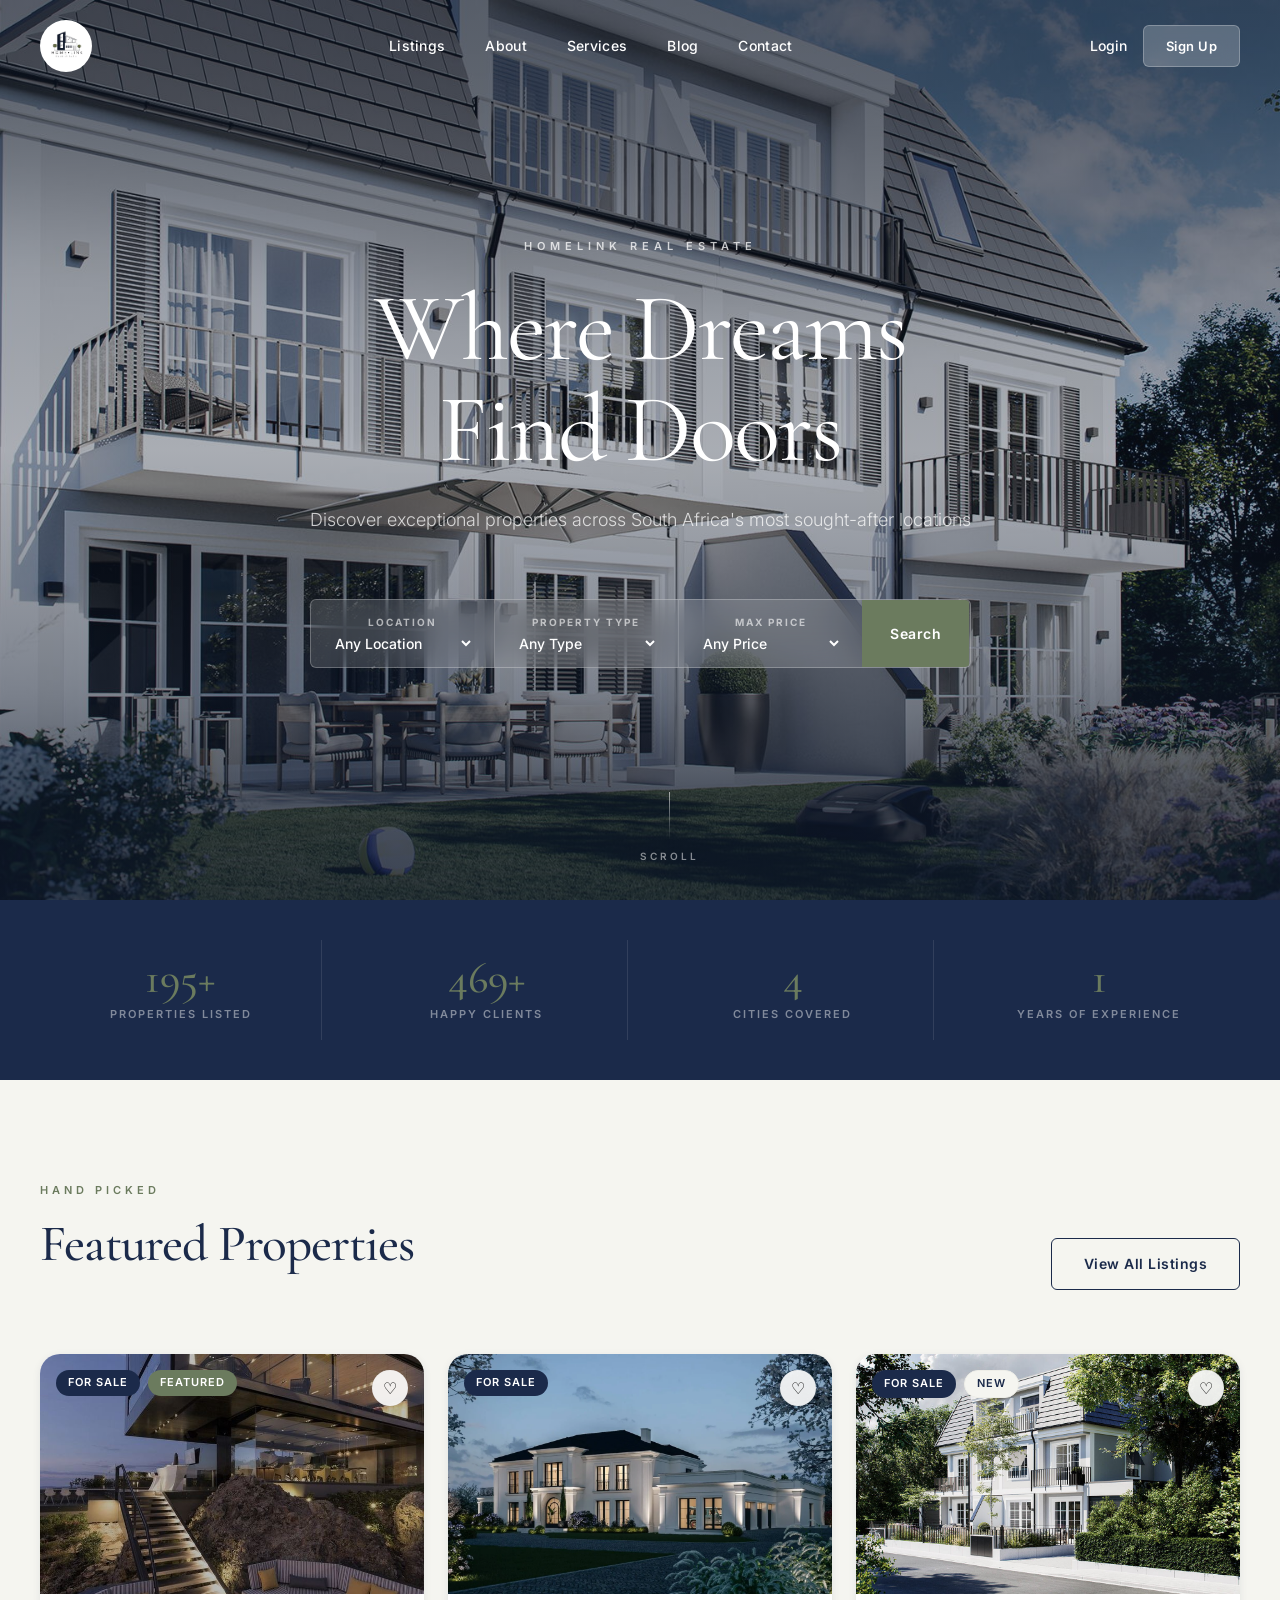
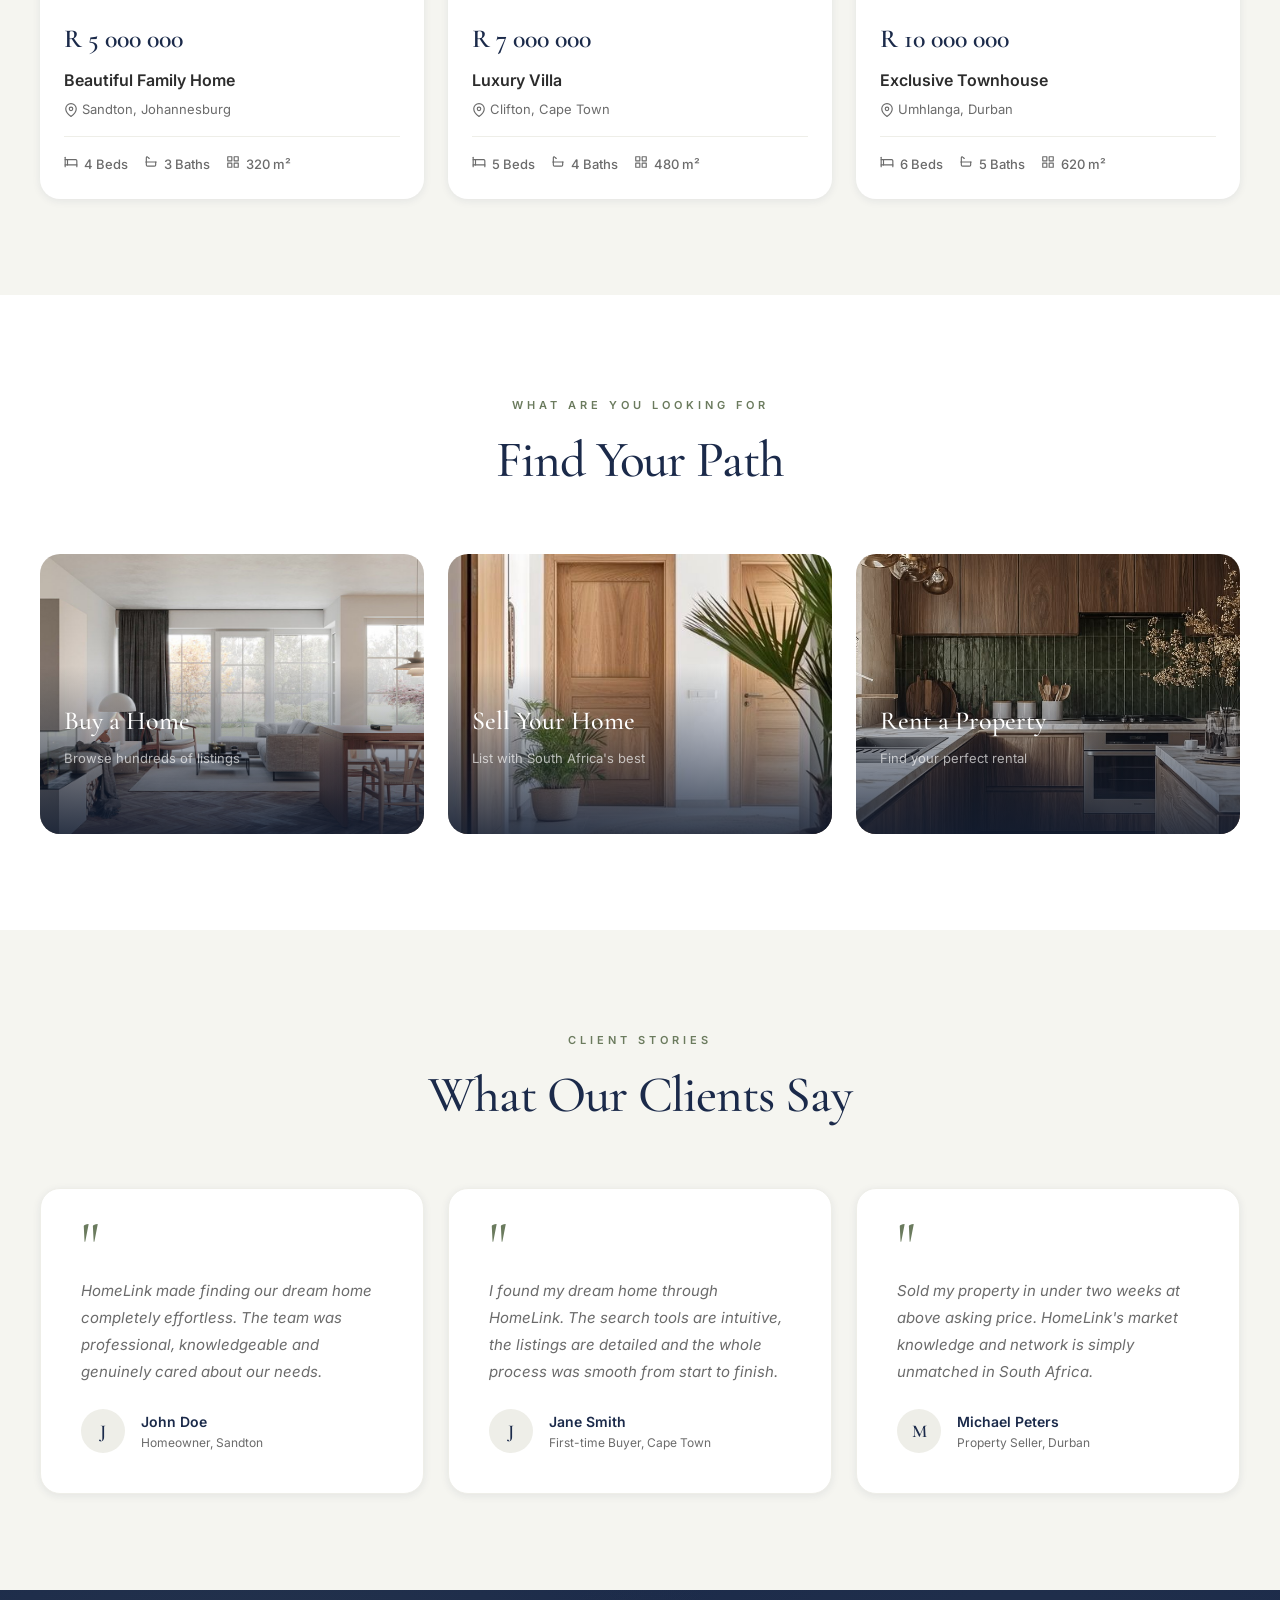
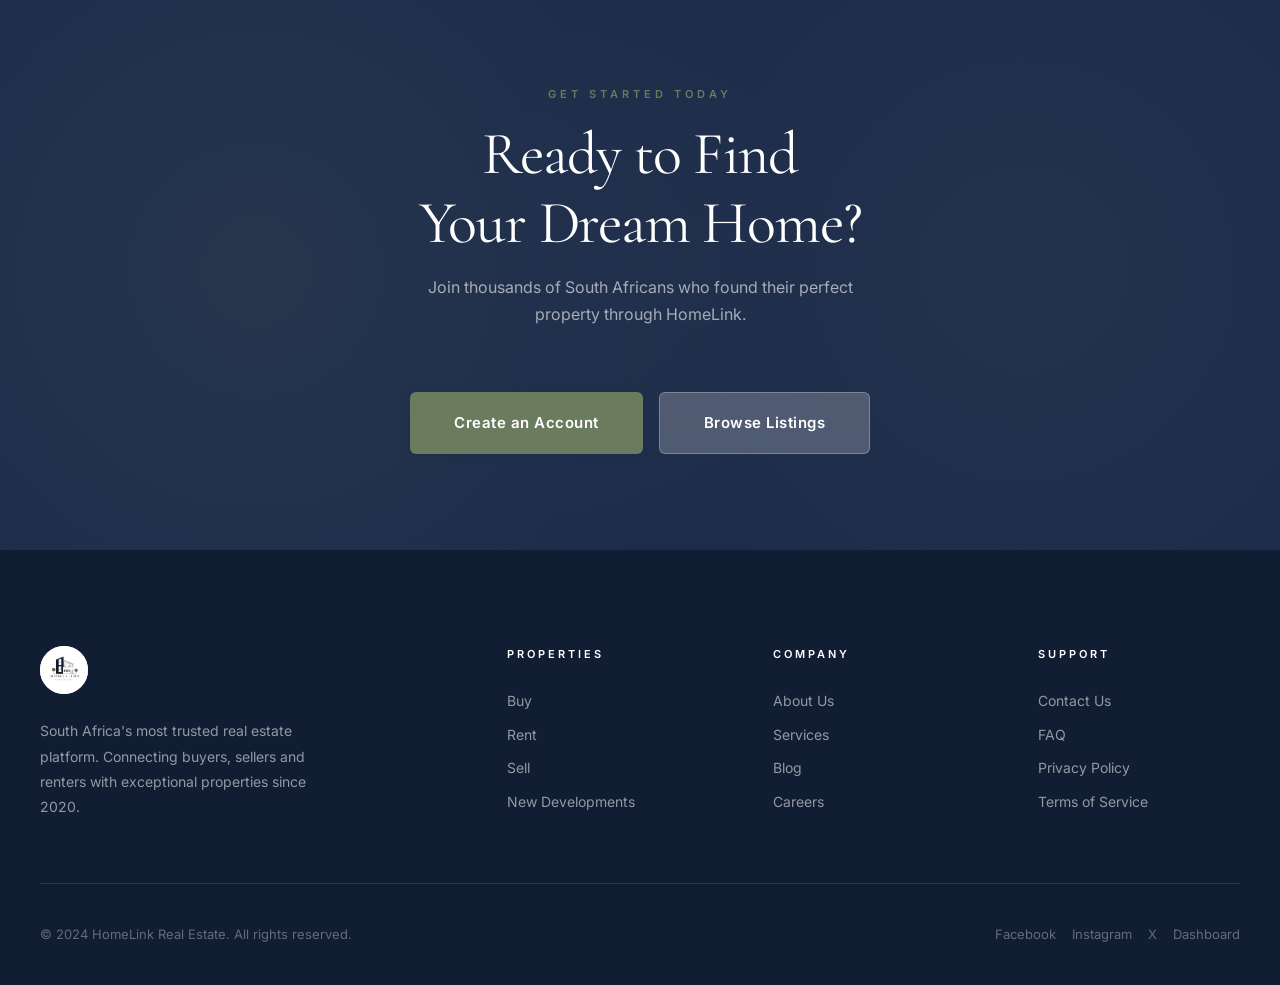
<file: HTML/index.html>
<!DOCTYPE html>
<html lang="en">

<head>
    <meta charset="UTF-8">
    <meta name="viewport" content="width=device-width, initial-scale=1.0">
    <title>HomeLink — Where Dreams Find Doors</title>
    <link rel="stylesheet" href="../CSS/global.css">
    <link rel="stylesheet" href="../CSS/home.css">
</head>

<body>

    <!-- Navbar -->
    <nav class="navbar" id="navbar">
        <div class="container">
            <div class="nav-logo">
                <img src="../images/HomeLinkLogo.jpg" alt="HomeLink Real Estate">
            </div>
            <ul class="nav-links">
                <li><a href="Properties.html">Listings</a></li>
                <li><a href="AboutUs.html">About</a></li>
                <li><a href="Services.html">Services</a></li>
                <li><a href="Blog.html">Blog</a></li>
                <li><a href="AboutUs.html#contact">Contact</a></li>
            </ul>
            <div class="nav-actions">
                <a href="Login.html" class="nav-login">Login</a>
                <a href="SignUp.html" class="btn btn-ghost btn-sm">Sign Up</a>
            </div>
        </div>
    </nav>


    <!-- Hero -->
    <section class="hero">
        <div class="hero-bg" id="heroBg"></div>
        <div class="hero-overlay"></div>

        <div class="hero-content">
            <span class="hero-label">HomeLink Real Estate</span>
            <h1 class="hero-title">Where Dreams<br/>Find Doors</h1>
            <p class="hero-subtitle">Discover exceptional properties across South Africa's most sought-after locations</p>

            <!-- Smart Search Bar -->
            <div class="hero-search">
                <div class="search-field">
                    <span class="search-field-label">Location</span>
                    <select>
                        <option value="">Any Location</option>
                        <option>Cape Town</option>
                        <option>Johannesburg</option>
                        <option>Pretoria</option>
                        <option>Durban</option>
                        <option>Sandton</option>
                        <option>Stellenbosch</option>
                    </select>
                </div>
                <div class="search-field">
                    <span class="search-field-label">Property Type</span>
                    <select>
                        <option value="">Any Type</option>
                        <option>House</option>
                        <option>Apartment</option>
                        <option>Villa</option>
                        <option>Townhouse</option>
                        <option>Estate</option>
                    </select>
                </div>
                <div class="search-field">
                    <span class="search-field-label">Max Price</span>
                    <select>
                        <option value="">Any Price</option>
                        <option>R 1 000 000</option>
                        <option>R 3 000 000</option>
                        <option>R 5 000 000</option>
                        <option>R 10 000 000</option>
                        <option>R 20 000 000+</option>
                    </select>
                </div>
                <button class="hero-search-btn" onclick="window.location.href='Properties.html'">
                    Search
                </button>
            </div>
        </div>

        <!-- Scroll indicator -->
        <div class="hero-scroll">
            <div class="scroll-line"></div>
            <span class="scroll-label">Scroll</span>
        </div>
    </section>


    <!-- Stats Bar-->
    <section class="stats-bar">
        <div class="container">
            <div class="stats-grid">
                <div class="stat-item reveal">
                    <div class="stat-number"><span id="statProperties">0</span><span>+</span></div>
                    <div class="stat-label">Properties Listed</div>
                </div>
                <div class="stat-item reveal reveal-delay-1">
                    <div class="stat-number"><span id="statClients">0</span><span>+</span></div>
                    <div class="stat-label">Happy Clients</div>
                </div>
                <div class="stat-item reveal reveal-delay-2">
                    <div class="stat-number"><span id="statCities">0</span><span></span></div>
                    <div class="stat-label">Cities Covered</div>
                </div>
                <div class="stat-item reveal reveal-delay-3">
                    <div class="stat-number"><span id="statYears">0</span><span></span></div>
                    <div class="stat-label">Years of Experience</div>
                </div>
            </div>
        </div>
    </section>


    <!-- Featured Properties -->
    <section class="featured">
        <div class="container">
            <div class="section-header reveal">
                <div>
                    <span class="section-label">Hand Picked</span>
                    <h2 class="section-title">Featured Properties</h2>
                </div>
                <a href="Properties.html" class="btn btn-outline">View All Listings</a>
            </div>

            <div class="properties-grid">

                <!-- Property 1 -->
                <div class="property-card reveal reveal-delay-1">
                    <div class="property-card-img">
                        <img src="../images/Exotic_home1_exterior.jpg" alt="Beautiful Family Home">
                        <div class="property-card-badges">
                            <span class="badge badge-navy">For Sale</span>
                            <span class="badge badge-olive">Featured</span>
                        </div>
                        <button class="property-card-save" title="Save property">♡</button>
                    </div>
                    <div class="property-card-body">
                        <div class="property-price">R 5 000 000</div>
                        <div class="property-name">Beautiful Family Home</div>
                        <div class="property-location"><svg xmlns="http://www.w3.org/2000/svg" width="14" height="14" viewBox="0 0 24 24" fill="none" stroke="currentColor" stroke-width="2" stroke-linecap="round" stroke-linejoin="round"><path d="M21 10c0 7-9 13-9 13s-9-6-9-13a9 9 0 0 1 18 0z"/><circle cx="12" cy="10" r="3"/></svg> Sandton, Johannesburg</div>
                        <div class="property-features">
                            <div class="property-feature">
                                <span class="property-feature-icon"><svg xmlns="http://www.w3.org/2000/svg" width="14" height="14" viewBox="0 0 24 24" fill="none" stroke="currentColor" stroke-width="2" stroke-linecap="round" stroke-linejoin="round"><path d="M2 4v16"/><path d="M2 8h18a2 2 0 0 1 2 2v10"/><path d="M2 17h20"/><path d="M6 8v9"/></svg></span>
                                <span>4 Beds</span>
                            </div>
                            <div class="property-feature">
                                <span class="property-feature-icon"><svg xmlns="http://www.w3.org/2000/svg" width="14" height="14" viewBox="0 0 24 24" fill="none" stroke="currentColor" stroke-width="2" stroke-linecap="round" stroke-linejoin="round"><path d="M9 6 6.5 3.5a1.5 1.5 0 0 0-1-.5C4.683 3 4 3.683 4 4.5V17a2 2 0 0 0 2 2h12a2 2 0 0 0 2-2v-5"/><line x1="3" y1="12" x2="21" y2="12"/></svg></span>
                                <span>3 Baths</span>
                            </div>
                            <div class="property-feature">
                                <span class="property-feature-icon"><svg xmlns="http://www.w3.org/2000/svg" width="14" height="14" viewBox="0 0 24 24" fill="none" stroke="currentColor" stroke-width="2" stroke-linecap="round" stroke-linejoin="round"><path d="M3 3h7v7H3zM14 3h7v7h-7zM14 14h7v7h-7zM3 14h7v7H3z"/></svg></span>
                                <span>320 m²</span>
                            </div>
                        </div>
                    </div>
                </div>

                <!-- Property 2 -->
                <div class="property-card reveal reveal-delay-2">
                    <div class="property-card-img">
                        <img src="../images/villa1.jpg" alt="Luxury Villa">
                        <div class="property-card-badges">
                            <span class="badge badge-navy">For Sale</span>
                        </div>
                        <button class="property-card-save" title="Save property">♡</button>
                    </div>
                    <div class="property-card-body">
                        <div class="property-price">R 7 000 000</div>
                        <div class="property-name">Luxury Villa</div>
                        <div class="property-location"><svg xmlns="http://www.w3.org/2000/svg" width="14" height="14" viewBox="0 0 24 24" fill="none" stroke="currentColor" stroke-width="2" stroke-linecap="round" stroke-linejoin="round"><path d="M21 10c0 7-9 13-9 13s-9-6-9-13a9 9 0 0 1 18 0z"/><circle cx="12" cy="10" r="3"/></svg> Clifton, Cape Town</div>
                        <div class="property-features">
                            <div class="property-feature">
                                <span class="property-feature-icon"><svg xmlns="http://www.w3.org/2000/svg" width="14" height="14" viewBox="0 0 24 24" fill="none" stroke="currentColor" stroke-width="2" stroke-linecap="round" stroke-linejoin="round"><path d="M2 4v16"/><path d="M2 8h18a2 2 0 0 1 2 2v10"/><path d="M2 17h20"/><path d="M6 8v9"/></svg></span>
                                <span>5 Beds</span>
                            </div>
                            <div class="property-feature">
                                <span class="property-feature-icon"><svg xmlns="http://www.w3.org/2000/svg" width="14" height="14" viewBox="0 0 24 24" fill="none" stroke="currentColor" stroke-width="2" stroke-linecap="round" stroke-linejoin="round"><path d="M9 6 6.5 3.5a1.5 1.5 0 0 0-1-.5C4.683 3 4 3.683 4 4.5V17a2 2 0 0 0 2 2h12a2 2 0 0 0 2-2v-5"/><line x1="3" y1="12" x2="21" y2="12"/></svg></span>
                                <span>4 Baths</span>
                            </div>
                            <div class="property-feature">
                                <span class="property-feature-icon"><svg xmlns="http://www.w3.org/2000/svg" width="14" height="14" viewBox="0 0 24 24" fill="none" stroke="currentColor" stroke-width="2" stroke-linecap="round" stroke-linejoin="round"><path d="M3 3h7v7H3zM14 3h7v7h-7zM14 14h7v7h-7zM3 14h7v7H3z"/></svg></span>
                                <span>480 m²</span>
                            </div>
                        </div>
                    </div>
                </div>

                <!-- Property 3 -->
                <div class="property-card reveal reveal-delay-3">
                    <div class="property-card-img">
                        <img src="../images/5_Ruebe-4a05524d.jpg" alt="Exclusive Townhouse">
                        <div class="property-card-badges">
                            <span class="badge badge-navy">For Sale</span>
                            <span class="badge badge-frost">New</span>
                        </div>
                        <button class="property-card-save" title="Save property">♡</button>
                    </div>
                    <div class="property-card-body">
                        <div class="property-price">R 10 000 000</div>
                        <div class="property-name">Exclusive Townhouse</div>
                        <div class="property-location"><svg xmlns="http://www.w3.org/2000/svg" width="14" height="14" viewBox="0 0 24 24" fill="none" stroke="currentColor" stroke-width="2" stroke-linecap="round" stroke-linejoin="round"><path d="M21 10c0 7-9 13-9 13s-9-6-9-13a9 9 0 0 1 18 0z"/><circle cx="12" cy="10" r="3"/></svg> Umhlanga, Durban</div>
                        <div class="property-features">
                            <div class="property-feature">
                                <span class="property-feature-icon"><svg xmlns="http://www.w3.org/2000/svg" width="14" height="14" viewBox="0 0 24 24" fill="none" stroke="currentColor" stroke-width="2" stroke-linecap="round" stroke-linejoin="round"><path d="M2 4v16"/><path d="M2 8h18a2 2 0 0 1 2 2v10"/><path d="M2 17h20"/><path d="M6 8v9"/></svg></span>
                                <span>6 Beds</span>
                            </div>
                            <div class="property-feature">
                                <span class="property-feature-icon"><svg xmlns="http://www.w3.org/2000/svg" width="14" height="14" viewBox="0 0 24 24" fill="none" stroke="currentColor" stroke-width="2" stroke-linecap="round" stroke-linejoin="round"><path d="M9 6 6.5 3.5a1.5 1.5 0 0 0-1-.5C4.683 3 4 3.683 4 4.5V17a2 2 0 0 0 2 2h12a2 2 0 0 0 2-2v-5"/><line x1="3" y1="12" x2="21" y2="12"/></svg></span>
                                <span>5 Baths</span>
                            </div>
                            <div class="property-feature">
                                <span class="property-feature-icon"><svg xmlns="http://www.w3.org/2000/svg" width="14" height="14" viewBox="0 0 24 24" fill="none" stroke="currentColor" stroke-width="2" stroke-linecap="round" stroke-linejoin="round"><path d="M3 3h7v7H3zM14 3h7v7h-7zM14 14h7v7h-7zM3 14h7v7H3z"/></svg></span>
                                <span>620 m²</span>
                            </div>
                        </div>
                    </div>
                </div>

            </div>
        </div>
    </section>


    <!-- Quick Links -->
    <section class="quick-links">
        <div class="container">
            <div class="reveal text-center" style="margin-bottom: var(--space-2xl);">
                <span class="section-label">What Are You Looking For</span>
                <h2 class="section-title">Find Your Path</h2>
            </div>

            <div class="quick-links-grid">
                <a href="Properties.html" class="quick-link-card reveal reveal-delay-1">
                    <div class="quick-link-card-bg" style="background-image: url('../images/6_Echelsbacher-a674940f.jpg')"></div>
                    <div class="quick-link-card-overlay"></div>
                    <div class="quick-link-card-content">
                        <div class="quick-link-card-title">Buy a Home</div>
                        <div class="quick-link-card-sub">Browse hundreds of listings</div>
                        <div class="quick-link-arrow">Explore →</div>
                    </div>
                </a>
                <a href="listings.html" class="quick-link-card reveal reveal-delay-2">
                    <div class="quick-link-card-bg" style="background-image: url('../images/display_hallway.jfif')"></div>
                    <div class="quick-link-card-overlay"></div>
                    <div class="quick-link-card-content">
                        <div class="quick-link-card-title">Sell Your Home</div>
                        <div class="quick-link-card-sub">List with South Africa's best</div>
                        <div class="quick-link-arrow">Get Started →</div>
                    </div>
                </a>
                <a href="Rentals.html" class="quick-link-card reveal reveal-delay-3">
                    <div class="quick-link-card-bg" style="background-image: url('../images/display_kitchen.jfif')"></div>
                    <div class="quick-link-card-overlay"></div>
                    <div class="quick-link-card-content">
                        <div class="quick-link-card-title">Rent a Property</div>
                        <div class="quick-link-card-sub">Find your perfect rental</div>
                        <div class="quick-link-arrow">View Rentals →</div>
                    </div>
                </a>
            </div>
        </div>
    </section>


    <!--Testimonials-->
    <section class="testimonials">
        <div class="container">
            <div class="reveal text-center" style="margin-bottom: var(--space-2xl);">
                <span class="section-label">Client Stories</span>
                <h2 class="section-title">What Our Clients Say</h2>
            </div>

            <div class="testimonials-grid">

                <div class="testimonial-card reveal reveal-delay-1">
                    <div class="testimonial-quote">"</div>
                    <p class="testimonial-text">HomeLink made finding our dream home completely effortless. The team was professional, knowledgeable and genuinely cared about our needs.</p>
                    <div class="testimonial-author">
                        <div class="testimonial-avatar">J</div>
                        <div>
                            <div class="testimonial-name">John Doe</div>
                            <div class="testimonial-role">Homeowner, Sandton</div>
                        </div>
                    </div>
                </div>

                <div class="testimonial-card reveal reveal-delay-2">
                    <div class="testimonial-quote">"</div>
                    <p class="testimonial-text">I found my dream home through HomeLink. The search tools are intuitive, the listings are detailed and the whole process was smooth from start to finish.</p>
                    <div class="testimonial-author">
                        <div class="testimonial-avatar">J</div>
                        <div>
                            <div class="testimonial-name">Jane Smith</div>
                            <div class="testimonial-role">First-time Buyer, Cape Town</div>
                        </div>
                    </div>
                </div>

                <div class="testimonial-card reveal reveal-delay-3">
                    <div class="testimonial-quote">"</div>
                    <p class="testimonial-text">Sold my property in under two weeks at above asking price. HomeLink's market knowledge and network is simply unmatched in South Africa.</p>
                    <div class="testimonial-author">
                        <div class="testimonial-avatar">M</div>
                        <div>
                            <div class="testimonial-name">Michael Peters</div>
                            <div class="testimonial-role">Property Seller, Durban</div>
                        </div>
                    </div>
                </div>

            </div>
        </div>
    </section>


    <!-- CTA-->
    <section class="cta-section">
        <div class="container reveal">
            <span class="cta-label">Get Started Today</span>
            <h2 class="cta-title">Ready to Find<br/>Your Dream Home?</h2>
            <p class="cta-subtitle">Join thousands of South Africans who found their perfect property through HomeLink.</p>
            <div class="cta-actions">
                <a href="SignUp.html" class="btn btn-secondary btn-lg">Create an Account</a>
                <a href="Properties.html" class="btn btn-ghost btn-lg">Browse Listings</a>
            </div>
        </div>
    </section>


    <!-- Footer -->
    <footer class="footer">
        <div class="container">
            <div class="footer-grid">
                <div class="footer-brand">
                    <img src="../images/HomeLinkLogo.jpg" alt="HomeLink">
                    <p>South Africa's most trusted real estate platform. Connecting buyers, sellers and renters with exceptional properties since 2020.</p>
                </div>
                <div>
                    <div class="footer-heading">Properties</div>
                    <ul class="footer-links">
                        <li><a href="Properties.html">Buy</a></li>
                        <li><a href="Rentals.html">Rent</a></li>
                        <li><a href="listings.html">Sell</a></li>
                        <li><a href="#">New Developments</a></li>
                    </ul>
                </div>
                <div>
                    <div class="footer-heading">Company</div>
                    <ul class="footer-links">
                        <li><a href="AboutUs.html">About Us</a></li>
                        <li><a href="Services.html">Services</a></li>
                        <li><a href="Blog.html">Blog</a></li>
                        <li><a href="#">Careers</a></li>
                    </ul>
                </div>
                <div>
                    <div class="footer-heading">Support</div>
                    <ul class="footer-links">
                        <li><a href="AboutUs.html#contact">Contact Us</a></li>
                        <li><a href="Services.html#FAQ">FAQ</a></li>
                        <li><a href="#">Privacy Policy</a></li>
                        <li><a href="#">Terms of Service</a></li>
                    </ul>
                </div>
            </div>
            <div class="footer-bottom">
                <span>© 2024 HomeLink Real Estate. All rights reserved.</span>
                <div class="footer-social">
                    <a href="https://www.facebook.com">Facebook</a>
                    <a href="https://www.instagram.com">Instagram</a>
                    <a href="https://www.x.com">X</a>
                    <a href="dashboard.html">Dashboard</a>
                </div>
            </div>
        </div>
    </footer>


    <script src="../JS/home.js"></script>
</body>
</html>
</file>
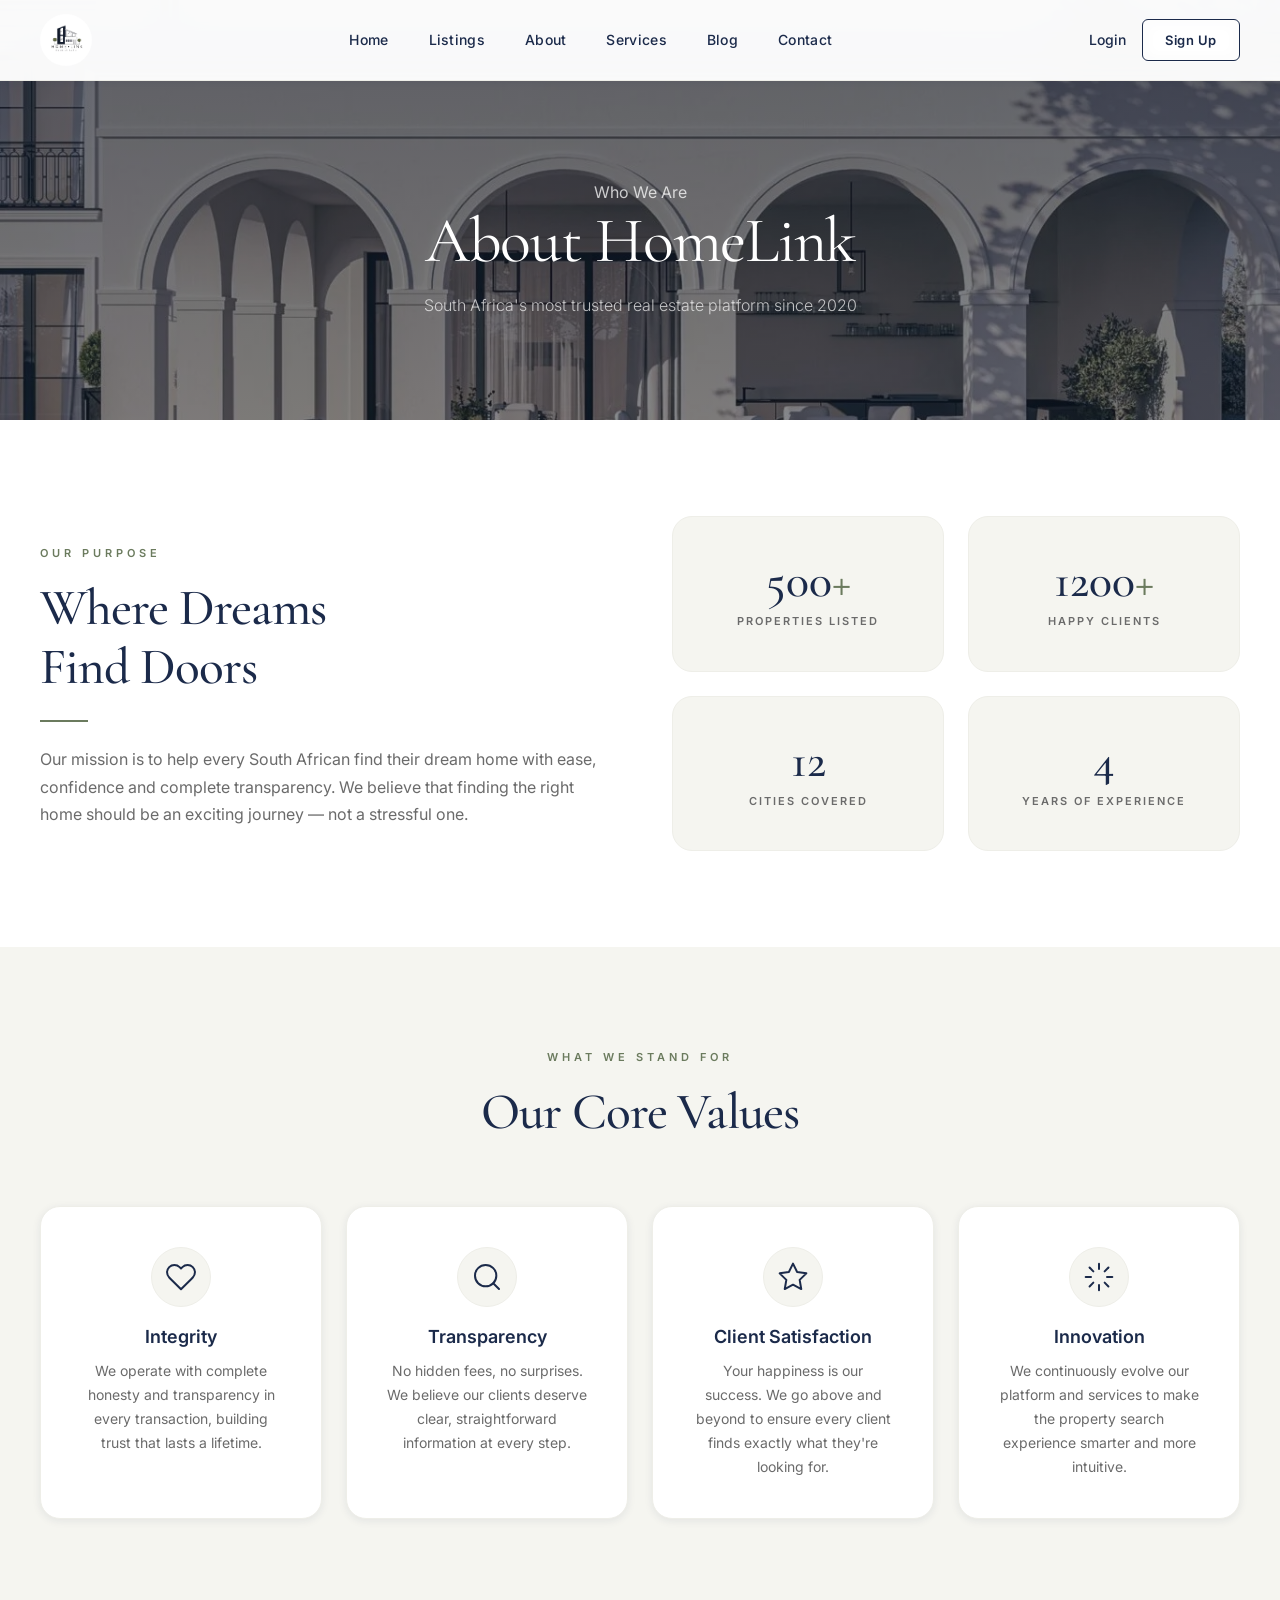
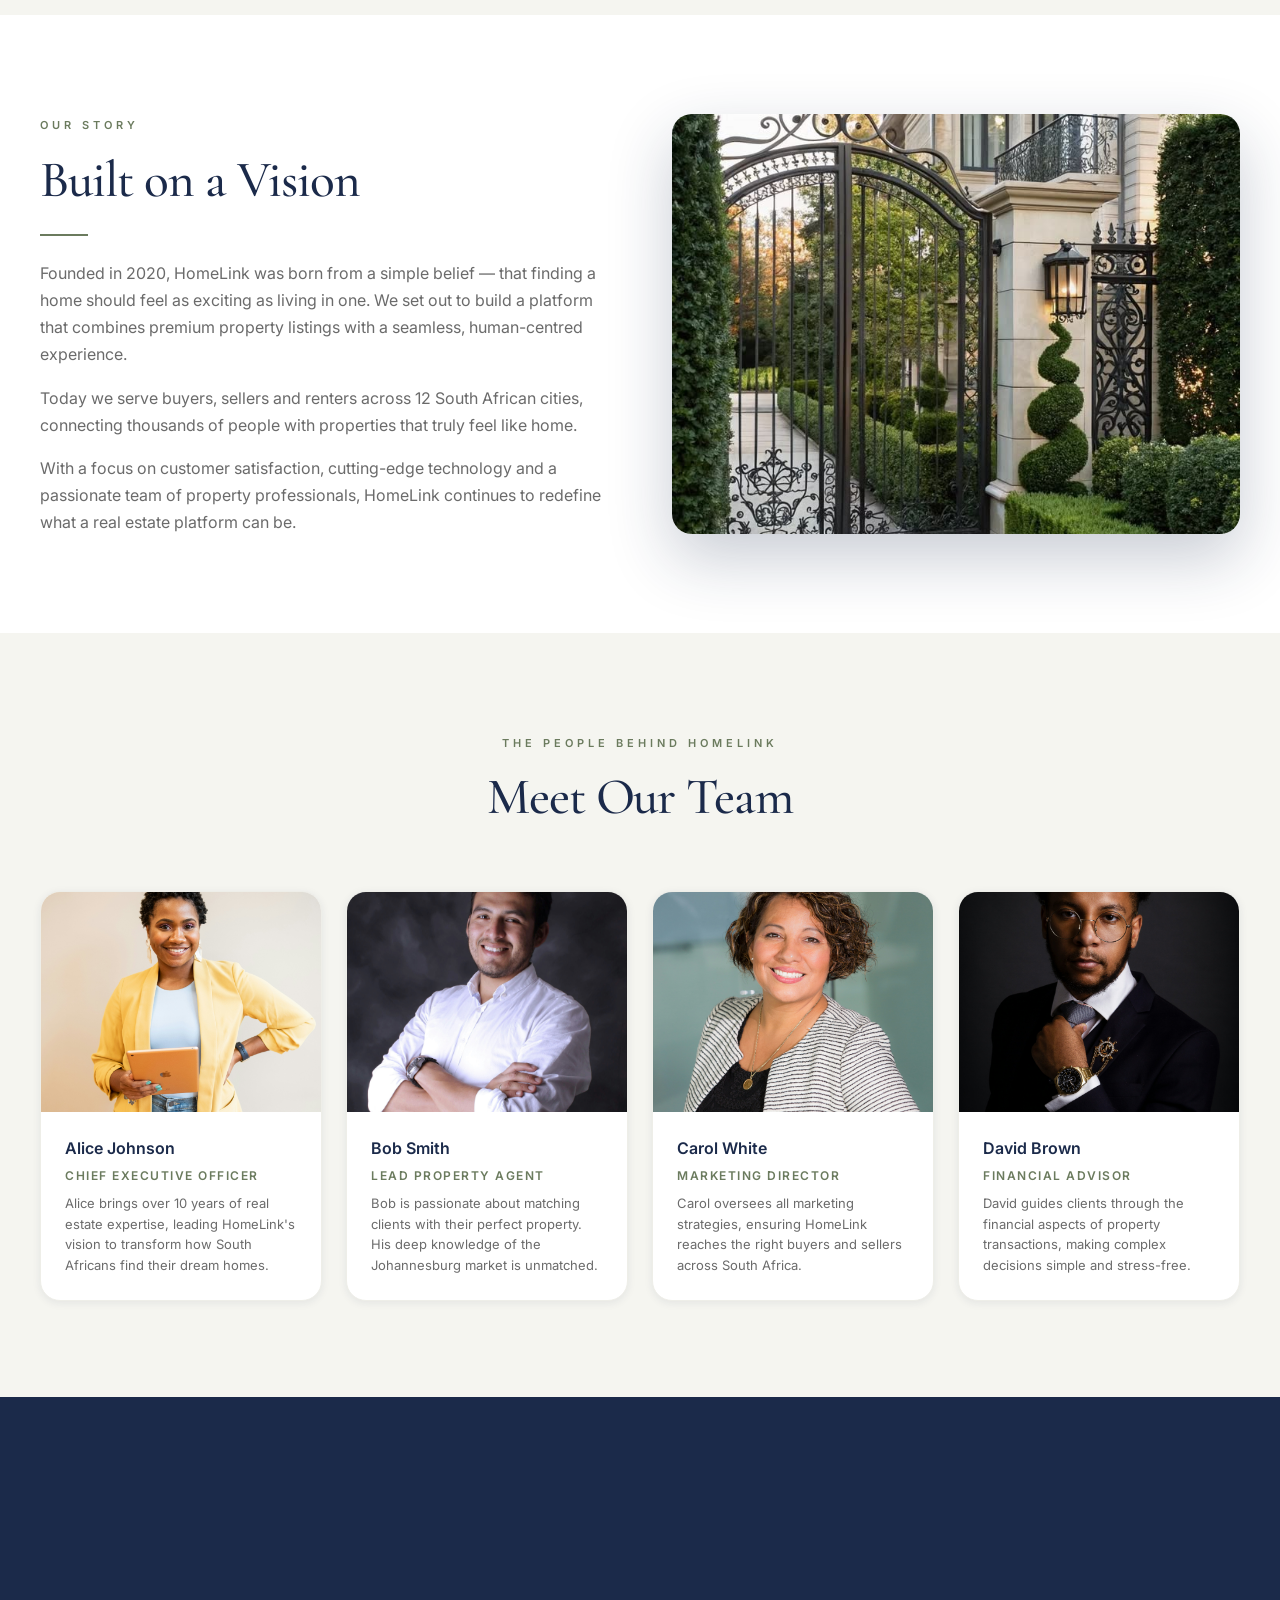
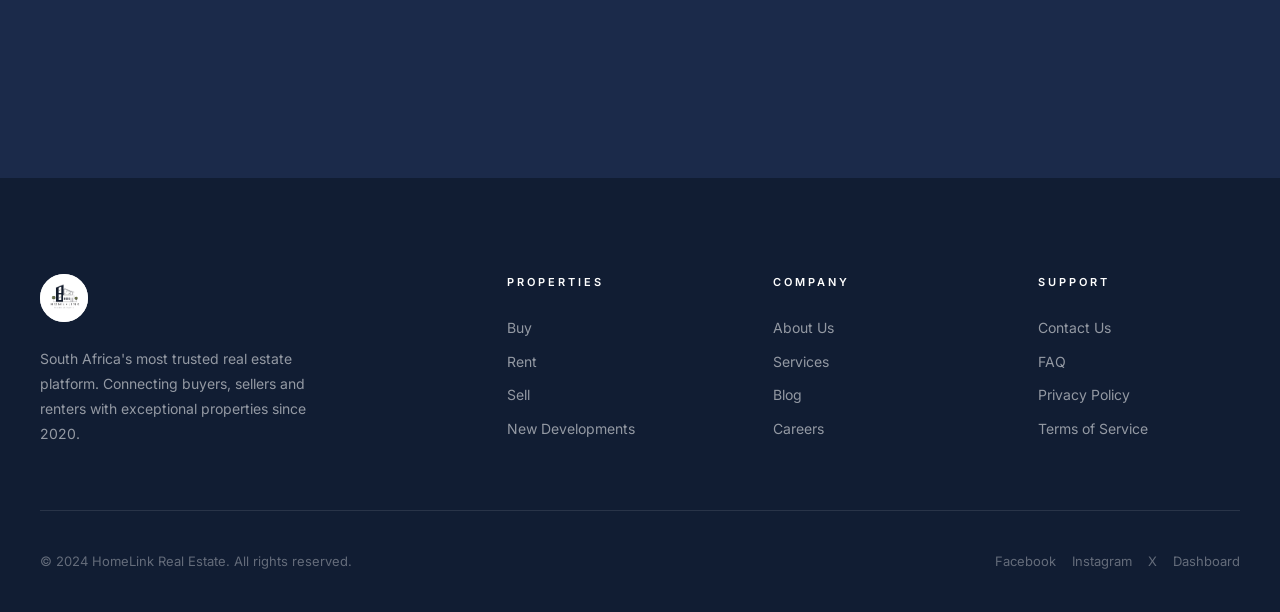
<file: HTML/AboutUs.html>
<!DOCTYPE html>
<html lang="en">

<head>
    <meta charset="UTF-8">
    <meta name="viewport" content="width=device-width, initial-scale=1.0">
    <title>About Us | HomeLink</title>
    <link rel="stylesheet" href="../CSS/global.css">
    <link rel="stylesheet" href="../CSS/about.css">
</head>

<body>

    <!-- Navbar -->
    <nav class="navbar" id="navbar">
        <div class="container">
            <div class="nav-logo">
                <img src="../images/HomeLinkLogo.jpg" alt="HomeLink Real Estate">
            </div>
            <ul class="nav-links">
                <li><a href="index.html">Home</a></li>
                <li><a href="Properties.html">Listings</a></li>
                <li><a href="AboutUs.html">About</a></li>
                <li><a href="Services.html">Services</a></li>
                <li><a href="Blog.html">Blog</a></li>
                <li><a href="AboutUs.html#contact">Contact</a></li>
            </ul>
            <div class="nav-actions">
                <a href="Login.html" class="nav-login">Login</a>
                <a href="SignUp.html" class="btn btn-ghost btn-sm">Sign Up</a>
            </div>
        </div>
    </nav>

    <!-- Hero -->
    <section class="about-hero">
        <div class="about-hero-bg"></div>
        <div class="about-hero-overlay"></div>
        <div class="about-hero-content">
            <span class="hero-label">Who We Are</span>
            <h1 class="hero-title">About HomeLink</h1>
            <p class="hero-subtitle">South Africa's most trusted real estate platform since 2020</p>
        </div>
    </section>

    <!-- Mission -->
    <section class="mission-section section">
        <div class="container">
            <div class="mission-grid reveal">
                <div>
                    <span class="section-label">Our Purpose</span>
                    <h2 class="section-title">Where Dreams<br>Find Doors</h2>
                    <div class="divider"></div>
                    <p class="section-subtitle" style="max-width: 100%;">Our mission is to help every South African find
                        their dream home with ease, confidence and complete transparency. We believe that finding the
                        right home should be an exciting journey — not a stressful one.</p>
                </div>
                <div class="mission-stats">
                    <div class="mission-stat reveal reveal-delay-1">
                        <div class="mission-stat-number">500<span>+</span></div>
                        <div class="mission-stat-label">Properties Listed</div>
                    </div>
                    <div class="mission-stat reveal reveal-delay-2">
                        <div class="mission-stat-number">1200<span>+</span></div>
                        <div class="mission-stat-label">Happy Clients</div>
                    </div>
                    <div class="mission-stat reveal reveal-delay-3">
                        <div class="mission-stat-number">12<span></span></div>
                        <div class="mission-stat-label">Cities Covered</div>
                    </div>
                    <div class="mission-stat reveal reveal-delay-4">
                        <div class="mission-stat-number">4<span></span></div>
                        <div class="mission-stat-label">Years of Experience</div>
                    </div>
                </div>
            </div>
        </div>
    </section>

    <!-- Core Values -->
    <section class="values-section section" style="background: var(--frost);">
        <div class="container">
            <div class="text-center reveal" style="margin-bottom: var(--space-2xl);">
                <span class="section-label">What We Stand For</span>
                <h2 class="section-title">Our Core Values</h2>
            </div>
            <div class="values-grid">
                <div class="value-card reveal reveal-delay-1">
                    <div class="value-icon">
                        <svg xmlns="http://www.w3.org/2000/svg" width="32" height="32" viewBox="0 0 24 24" fill="none" stroke="currentColor" stroke-width="1.5" stroke-linecap="round" stroke-linejoin="round"><path d="M20.84 4.61a5.5 5.5 0 0 0-7.78 0L12 5.67l-1.06-1.06a5.5 5.5 0 0 0-7.78 7.78l1.06 1.06L12 21.23l7.78-7.78 1.06-1.06a5.5 5.5 0 0 0 0-7.78z"/></svg>
                    </div>
                    <h4>Integrity</h4>
                    <p>We operate with complete honesty and transparency in every transaction, building trust that lasts
                        a lifetime.</p>
                </div>
                <div class="value-card reveal reveal-delay-2">
                    <div class="value-icon">
                        <svg xmlns="http://www.w3.org/2000/svg" width="32" height="32" viewBox="0 0 24 24" fill="none" stroke="currentColor" stroke-width="1.5" stroke-linecap="round" stroke-linejoin="round"><circle cx="11" cy="11" r="8"/><line x1="21" y1="21" x2="16.65" y2="16.65"/></svg>
                    </div>
                    <h4>Transparency</h4>
                    <p>No hidden fees, no surprises. We believe our clients deserve clear, straightforward information
                        at every step.</p>
                </div>
                <div class="value-card reveal reveal-delay-3">
                    <div class="value-icon">
                        <svg xmlns="http://www.w3.org/2000/svg" width="32" height="32" viewBox="0 0 24 24" fill="none" stroke="currentColor" stroke-width="1.5" stroke-linecap="round" stroke-linejoin="round"><polygon points="12 2 15.09 8.26 22 9.27 17 14.14 18.18 21.02 12 17.77 5.82 21.02 7 14.14 2 9.27 8.91 8.26 12 2"/></svg>
                    </div>
                    <h4>Client Satisfaction</h4>
                    <p>Your happiness is our success. We go above and beyond to ensure every client finds exactly what
                        they're looking for.</p>
                </div>
                <div class="value-card reveal reveal-delay-4">
                    <div class="value-icon">
                        <svg xmlns="http://www.w3.org/2000/svg" width="32" height="32" viewBox="0 0 24 24" fill="none" stroke="currentColor" stroke-width="1.5" stroke-linecap="round" stroke-linejoin="round"><line x1="12" y1="2" x2="12" y2="6"/><line x1="12" y1="18" x2="12" y2="22"/><line x1="4.93" y1="4.93" x2="7.76" y2="7.76"/><line x1="16.24" y1="16.24" x2="19.07" y2="19.07"/><line x1="2" y1="12" x2="6" y2="12"/><line x1="18" y1="12" x2="22" y2="12"/><line x1="4.93" y1="19.07" x2="7.76" y2="16.24"/><line x1="16.24" y1="7.76" x2="19.07" y2="4.93"/></svg>
                    </div>
                    <h4>Innovation</h4>
                    <p>We continuously evolve our platform and services to make the property search experience smarter
                        and more intuitive.</p>
                </div>
            </div>
        </div>
    </section>

    <!-- Company History -->
    <section class="history-section section">
        <div class="container">
            <div class="history-grid">
                <div class="reveal">
                    <span class="section-label">Our Story</span>
                    <h2 class="section-title">Built on a Vision</h2>
                    <div class="divider"></div>
                    <p style="margin-bottom: var(--space-md);">Founded in 2020, HomeLink was born from a simple belief —
                        that finding a home should feel as exciting as living in one. We set out to build a platform
                        that combines premium property listings with a seamless, human-centred experience.</p>
                    <p style="margin-bottom: var(--space-md);">Today we serve buyers, sellers and renters across 12
                        South African cities, connecting thousands of people with properties that truly feel like home.
                    </p>
                    <p>With a focus on customer satisfaction, cutting-edge technology and a passionate team of property
                        professionals, HomeLink continues to redefine what a real estate platform can be.</p>
                </div>
                <div class="history-image reveal reveal-delay-2">
                    <img src="../images/display_gate.jfif" alt="HomeLink Story">
                </div>
            </div>
        </div>
    </section>

    <!-- Team -->
    <section class="team-section section" style="background: var(--frost);">
        <div class="container">
            <div class="text-center reveal" style="margin-bottom: var(--space-2xl);">
                <span class="section-label">The People Behind HomeLink</span>
                <h2 class="section-title">Meet Our Team</h2>
            </div>
            <div class="team-grid" id="teamGrid">
                <!-- Injected by JS -->
            </div>
        </div>
    </section>

    <!-- Contact -->
    <section class="contact-section section" id="contact" style="background: var(--navy);">
        <div class="container text-center reveal">
            <span class="section-label" style="color: var(--olive);">Get In Touch</span>
            <h2 class="section-title" style="color: var(--white);">We'd Love to Hear From You</h2>
            <div class="divider divider-center"></div>
            <div class="contact-details">
                <a href="mailto:info@homelink.co.za" class="contact-item">
                    <span class="contact-icon">
                        <svg xmlns="http://www.w3.org/2000/svg" width="20" height="20" viewBox="0 0 24 24" fill="none" stroke="currentColor" stroke-width="1.5" stroke-linecap="round" stroke-linejoin="round"><path d="M4 4h16c1.1 0 2 .9 2 2v12c0 1.1-.9 2-2 2H4c-1.1 0-2-.9-2-2V6c0-1.1.9-2 2-2z"/><polyline points="22,6 12,13 2,6"/></svg>
                    </span>
                    <span>info@homelink.co.za</span>
                </a>
                <a href="tel:+27115550100" class="contact-item">
                    <span class="contact-icon">
                        <svg xmlns="http://www.w3.org/2000/svg" width="20" height="20" viewBox="0 0 24 24" fill="none" stroke="currentColor" stroke-width="1.5" stroke-linecap="round" stroke-linejoin="round"><path d="M22 16.92v3a2 2 0 0 1-2.18 2 19.79 19.79 0 0 1-8.63-3.07A19.5 19.5 0 0 1 4.69 12a19.79 19.79 0 0 1-3.07-8.67A2 2 0 0 1 3.6 1.27h3a2 2 0 0 1 2 1.72c.127.96.361 1.903.7 2.81a2 2 0 0 1-.45 2.11L7.91 8.91a16 16 0 0 0 6 6l.91-.91a2 2 0 0 1 2.11-.45c.907.339 1.85.573 2.81.7a2 2 0 0 1 1.72 2.02z"/></svg>
                    </span>
                    <span>+27 11 555 0100</span>
                </a>
                <div class="contact-item">
                    <span class="contact-icon">
                        <svg xmlns="http://www.w3.org/2000/svg" width="20" height="20" viewBox="0 0 24 24" fill="none" stroke="currentColor" stroke-width="1.5" stroke-linecap="round" stroke-linejoin="round"><path d="M21 10c0 7-9 13-9 13s-9-6-9-13a9 9 0 0 1 18 0z"/><circle cx="12" cy="10" r="3"/></svg>
                    </span>
                    <span>Sandton, Johannesburg</span>
                </div>
            </div>
        </div>
    </section>

    <!-- Footer -->
    <footer class="footer">
        <div class="container">
            <div class="footer-grid">
                <div class="footer-brand">
                    <img src="../images/HomeLinkLogo.jpg" alt="HomeLink">
                    <p>South Africa's most trusted real estate platform. Connecting buyers, sellers and renters with
                        exceptional properties since 2020.</p>
                </div>
                <div>
                    <div class="footer-heading">Properties</div>
                    <ul class="footer-links">
                        <li><a href="Properties.html">Buy</a></li>
                        <li><a href="#">Rent</a></li>
                        <li><a href="#">Sell</a></li>
                        <li><a href="#">New Developments</a></li>
                    </ul>
                </div>
                <div>
                    <div class="footer-heading">Company</div>
                    <ul class="footer-links">
                        <li><a href="AboutUs.html">About Us</a></li>
                        <li><a href="Services.html">Services</a></li>
                        <li><a href="Blog.html">Blog</a></li>
                        <li><a href="#">Careers</a></li>
                    </ul>
                </div>
                <div>
                    <div class="footer-heading">Support</div>
                    <ul class="footer-links">
                        <li><a href="AboutUs.html#contact">Contact Us</a></li>
                        <li><a href="Services.html#FAQ">FAQ</a></li>
                        <li><a href="#">Privacy Policy</a></li>
                        <li><a href="#">Terms of Service</a></li>
                    </ul>
                </div>
            </div>
            <div class="footer-bottom">
                <span>© 2024 HomeLink Real Estate. All rights reserved.</span>
                <div class="footer-social">
                    <a href="https://www.facebook.com">Facebook</a>
                    <a href="https://www.instagram.com">Instagram</a>
                    <a href="https://www.x.com">X</a>
                    <a href="dashboard.html">Dashboard</a>
                </div>
            </div>
        </div>
    </footer>

    <script src="../JS/about.js"></script>

</body>

</html>
</file>
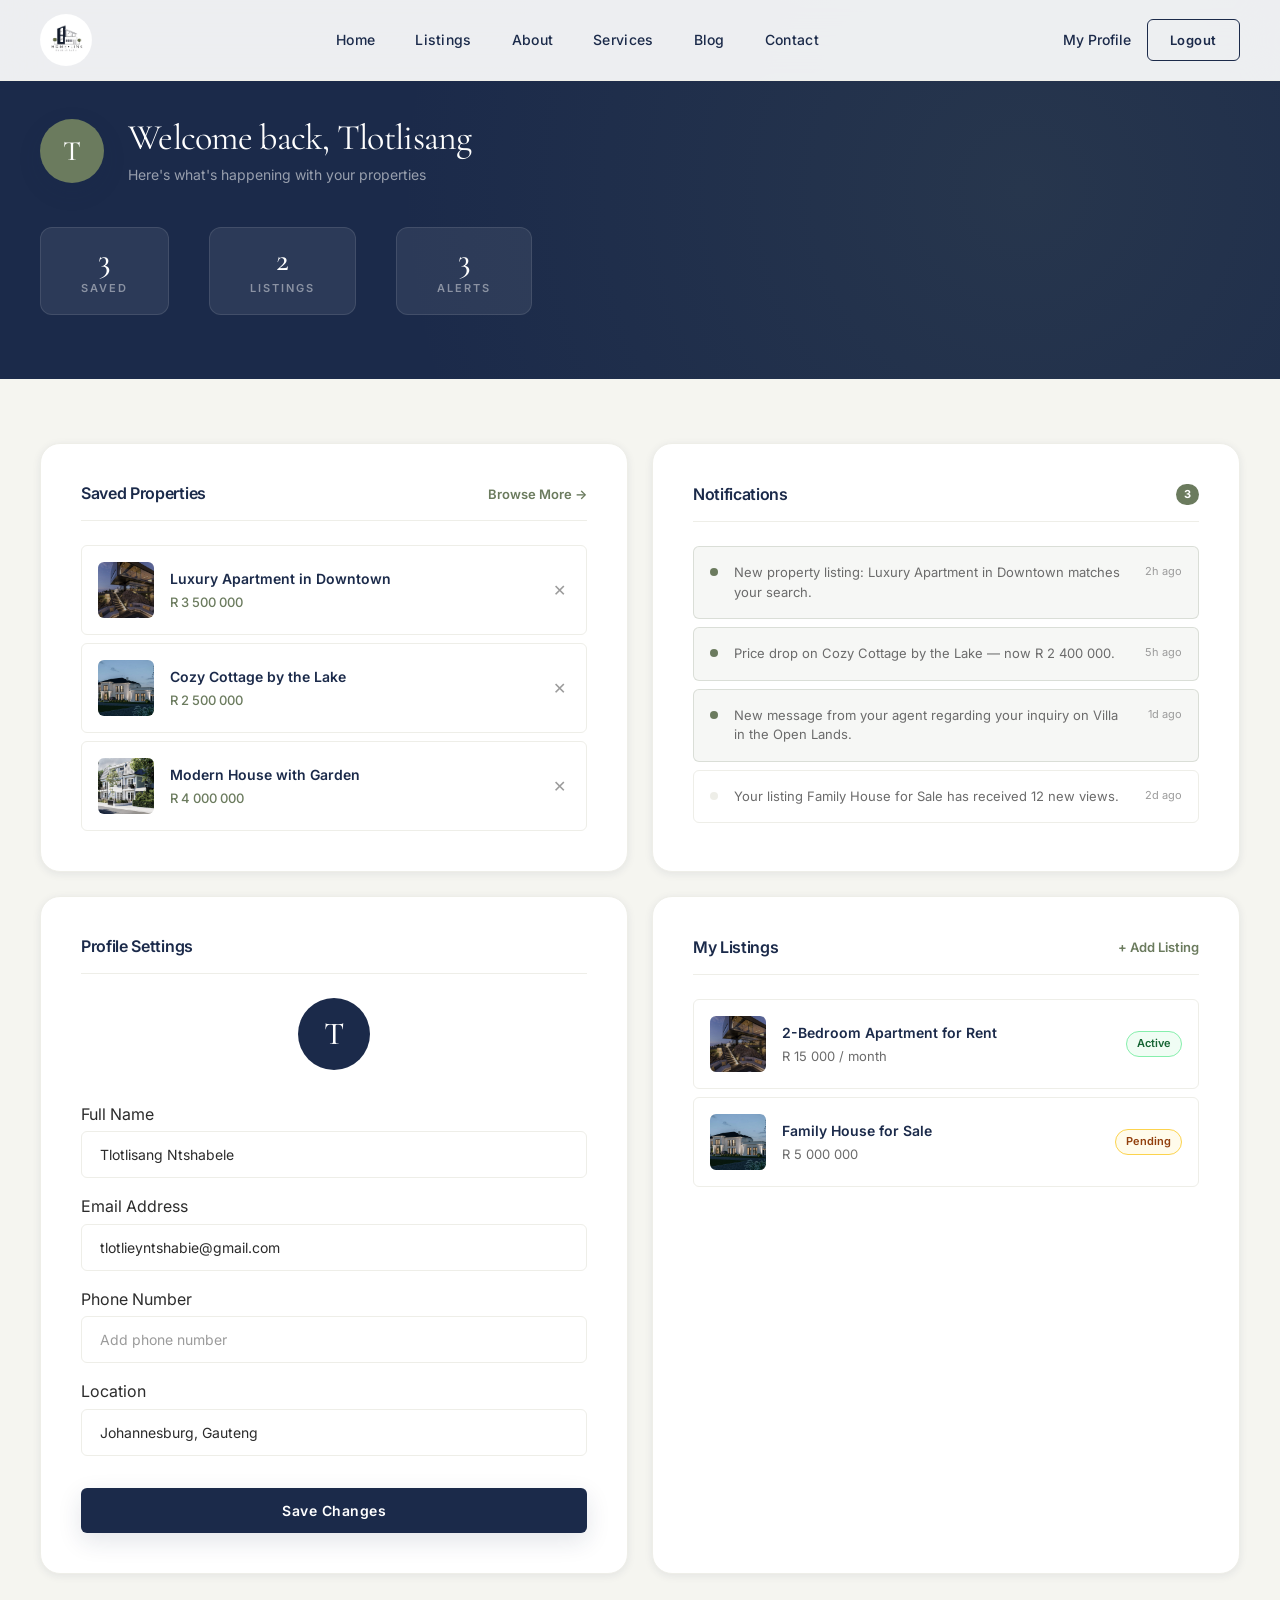
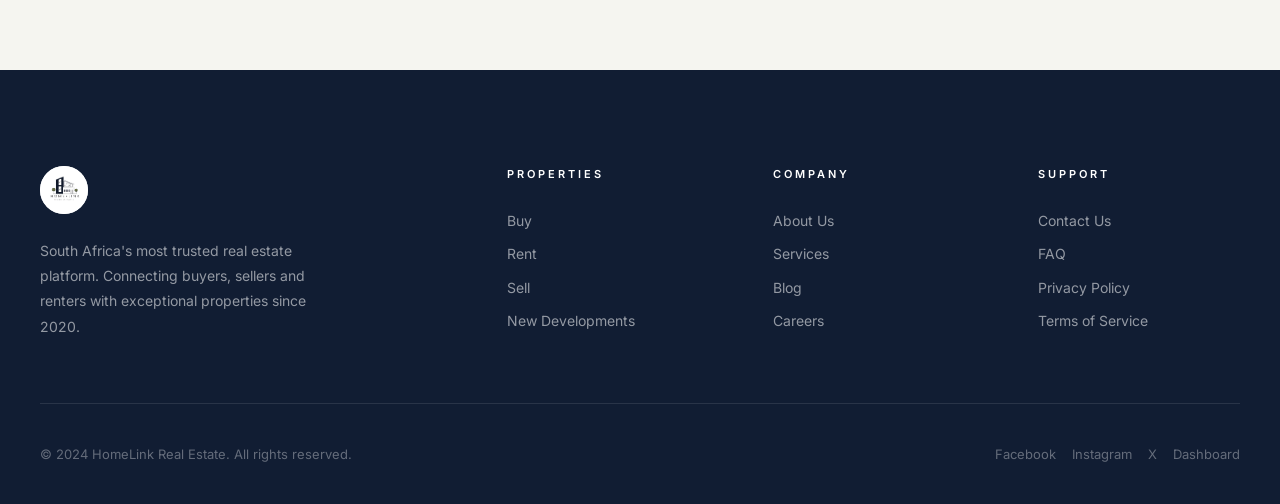
<file: HTML/dashboard.html>
<!DOCTYPE html>
<html lang="en">

<head>
    <meta charset="UTF-8">
    <meta name="viewport" content="width=device-width, initial-scale=1.0">
    <title>Dashboard | HomeLink</title>
    <link rel="stylesheet" href="../CSS/global.css">
    <link rel="stylesheet" href="../CSS/dashboard.css">
</head>

<body>

    <!-- Navbar -->
    <nav class="navbar scrolled" id="navbar">
        <div class="container">
            <div class="nav-logo">
                <img src="../images/HomeLinkLogo.jpg" alt="HomeLink Real Estate">
            </div>
            <ul class="nav-links">
                <li><a href="index.html">Home</a></li>
                <li><a href="Properties.html">Listings</a></li>
                <li><a href="AboutUs.html">About</a></li>
                <li><a href="Services.html">Services</a></li>
                <li><a href="Blog.html">Blog</a></li>
                <li><a href="AboutUs.html#contact">Contact</a></li>
            </ul>
            <div class="nav-actions">
                <a href="#" class="nav-login" id="profileLink">My Profile</a>
                <a href="index.html" class="btn btn-outline btn-sm">Logout</a>
            </div>
        </div>
    </nav>

    <!-- Dashboard Header -->
    <section class="dashboard-header">
        <div class="container">
            <div class="dashboard-welcome">
                <div class="dashboard-avatar" id="dashboardAvatar">T</div>
                <div>
                    <h1 class="dashboard-title" id="dashboardTitle">Welcome back, Tlotlisang</h1>
                    <p class="dashboard-subtitle">Here's what's happening with your properties</p>
                </div>
            </div>
            <div class="dashboard-stats">
                <div class="dash-stat">
                    <div class="dash-stat-number">3</div>
                    <div class="dash-stat-label">Saved</div>
                </div>
                <div class="dash-stat">
                    <div class="dash-stat-number">2</div>
                    <div class="dash-stat-label">Listings</div>
                </div>
                <div class="dash-stat">
                    <div class="dash-stat-number">3</div>
                    <div class="dash-stat-label">Alerts</div>
                </div>
            </div>
        </div>
    </section>

    <!-- Dashboard Grid -->
    <section class="dashboard-section">
        <div class="container">
            <div class="dashboard-grid">

                <!-- Saved Properties -->
                <div class="dash-card reveal">
                    <div class="dash-card-header">
                        <h3 class="dash-card-title">Saved Properties</h3>
                        <a href="Properties.html" class="dash-card-link">Browse More →</a>
                    </div>
                    <div class="saved-list" id="savedList">
                        <!-- Injected by JS -->
                    </div>
                </div>

                <!-- Notifications -->
                <div class="dash-card reveal reveal-delay-1">
                    <div class="dash-card-header">
                        <h3 class="dash-card-title">Notifications</h3>
                        <span class="notif-badge" id="notifBadge">3</span>
                    </div>
                    <div class="notif-list" id="notifList">
                        <!-- Injected by JS -->
                    </div>
                </div>

                <!-- Profile Settings -->
                <div class="dash-card reveal reveal-delay-2">
                    <div class="dash-card-header">
                        <h3 class="dash-card-title">Profile Settings</h3>
                    </div>
                    <div class="profile-content">
                        <div class="profile-avatar-lg" id="profileAvatarLg">T</div>
                        <div class="profile-fields" id="profileFields">
                            <div class="profile-field">
                                <label class="form-label">Full Name</label>
                                <input type="text" class="input" id="profileName" value="Tlotlisang Ntshabele">
                            </div>
                            <div class="profile-field">
                                <label class="form-label">Email Address</label>
                                <input type="email" class="input" id="profileEmail" value="tlotlieyntshabie@gmail.com">
                            </div>
                            <div class="profile-field">
                                <label class="form-label">Phone Number</label>
                                <input type="tel" class="input" id="profilePhone" placeholder="Add phone number">
                            </div>
                            <div class="profile-field">
                                <label class="form-label">Location</label>
                                <input type="text" class="input" id="profileLocation" value="Johannesburg, Gauteng">
                            </div>
                        </div>
                        <button class="btn btn-primary" style="width:100%; margin-top: var(--space-md);" onclick="saveProfile()">
                            Save Changes
                        </button>
                        <div class="profile-success" id="profileSuccess">
                            ✓ Profile updated successfully
                        </div>
                    </div>
                </div>

                <!-- My Listings -->
                <div class="dash-card reveal reveal-delay-3">
                    <div class="dash-card-header">
                        <h3 class="dash-card-title">My Listings</h3>
                        <a href="#" class="dash-card-link">+ Add Listing</a>
                    </div>
                    <div class="my-listings-list" id="myListingsList">
                        <!-- Injected by JS -->
                    </div>
                </div>

            </div>
        </div>
    </section>

    <!-- Footer -->
    <footer class="footer">
        <div class="container">
            <div class="footer-grid">
                <div class="footer-brand">
                    <img src="../images/HomeLinkLogo.jpg" alt="HomeLink">
                    <p>South Africa's most trusted real estate platform. Connecting buyers, sellers and renters with exceptional properties since 2020.</p>
                </div>
                <div>
                    <div class="footer-heading">Properties</div>
                    <ul class="footer-links">
                        <li><a href="Properties.html">Buy</a></li>
                        <li><a href="Rentals.html">Rent</a></li>
                        <li><a href="listings.html">Sell</a></li>
                        <li><a href="#">New Developments</a></li>
                    </ul>
                </div>
                <div>
                    <div class="footer-heading">Company</div>
                    <ul class="footer-links">
                        <li><a href="AboutUs.html">About Us</a></li>
                        <li><a href="Services.html">Services</a></li>
                        <li><a href="Blog.html">Blog</a></li>
                        <li><a href="#">Careers</a></li>
                    </ul>
                </div>
                <div>
                    <div class="footer-heading">Support</div>
                    <ul class="footer-links">
                        <li><a href="AboutUs.html#contact">Contact Us</a></li>
                        <li><a href="Services.html#FAQ">FAQ</a></li>
                        <li><a href="#">Privacy Policy</a></li>
                        <li><a href="#">Terms of Service</a></li>
                    </ul>
                </div>
            </div>
            <div class="footer-bottom">
                <span>© 2024 HomeLink Real Estate. All rights reserved.</span>
                <div class="footer-social">
                    <a href="https://www.facebook.com">Facebook</a>
                    <a href="https://www.instagram.com">Instagram</a>
                    <a href="https://www.x.com">X</a>
                    <a href="dashboard.html">Dashboard</a>
                </div>
            </div>
        </div>
    </footer>

    <script src="../JS/dashboard.js"></script>

</body>
</html>
</file>
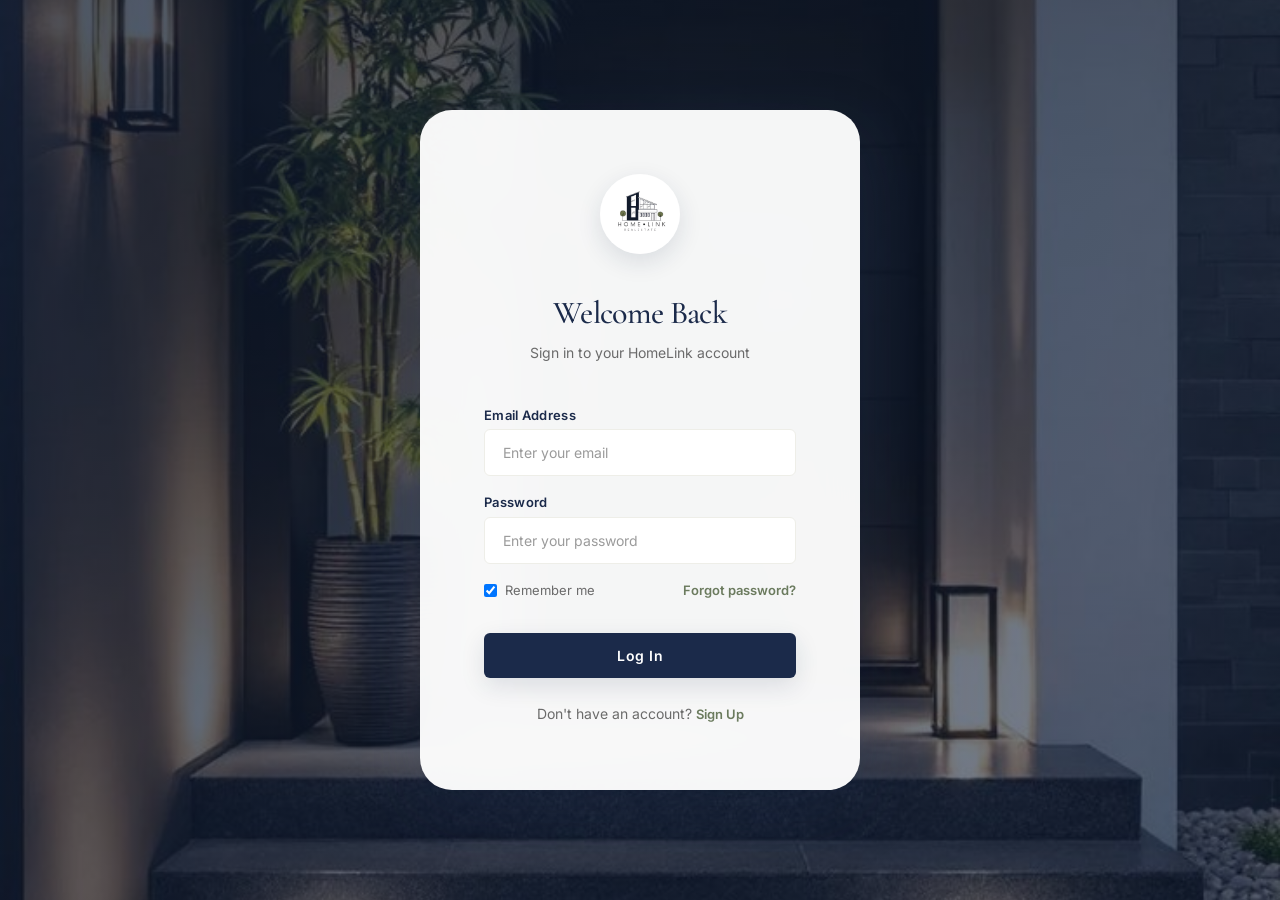
<file: HTML/login.html>
<!DOCTYPE html>
<html lang="en">

<head>
    <meta charset="UTF-8">
    <meta name="viewport" content="width=device-width, initial-scale=1.0">
    <title>Login | HomeLink</title>
    <link rel="stylesheet" href="../CSS/global.css">
    <link rel="stylesheet" href="../CSS/login.css">
</head>

<body>

    <div class="auth-page">

        <!-- Background -->
        <div class="auth-bg"></div>
        <div class="auth-overlay"></div>

        <!-- Card -->
        <div class="auth-card">

            <div class="auth-logo">
                <img src="../images/HomeLinkLogo.jpg" alt="HomeLink">
            </div>

            <h2 class="auth-title">Welcome Back</h2>
            <p class="auth-subtitle">Sign in to your HomeLink account</p>

            <form class="auth-form" onsubmit="handleLogin(event)">

                <div class="form-group">
                    <label class="form-label">Email Address</label>
                    <input type="email" class="input" placeholder="Enter your email" id="loginEmail" required>
                </div>

                <div class="form-group">
                    <label class="form-label">Password</label>
                    <input type="password" class="input" placeholder="Enter your password" id="loginPassword" required>
                </div>

                <div class="auth-row">
                    <label class="checkbox-label">
                        <input type="checkbox" checked> Remember me
                    </label>
                    <a href="#" class="auth-link">Forgot password?</a>
                </div>

                <button type="submit" class="btn btn-primary" style="width: 100%; margin-top: var(--space-md);">
                    Log In
                </button>

            </form>

            <p class="auth-footer">
                Don't have an account? <a href="SignUp.html" class="auth-link">Sign Up</a>
            </p>

        </div>

    </div>

    <script src="../JS/login.js"></script>

</body>

</html>
</file>
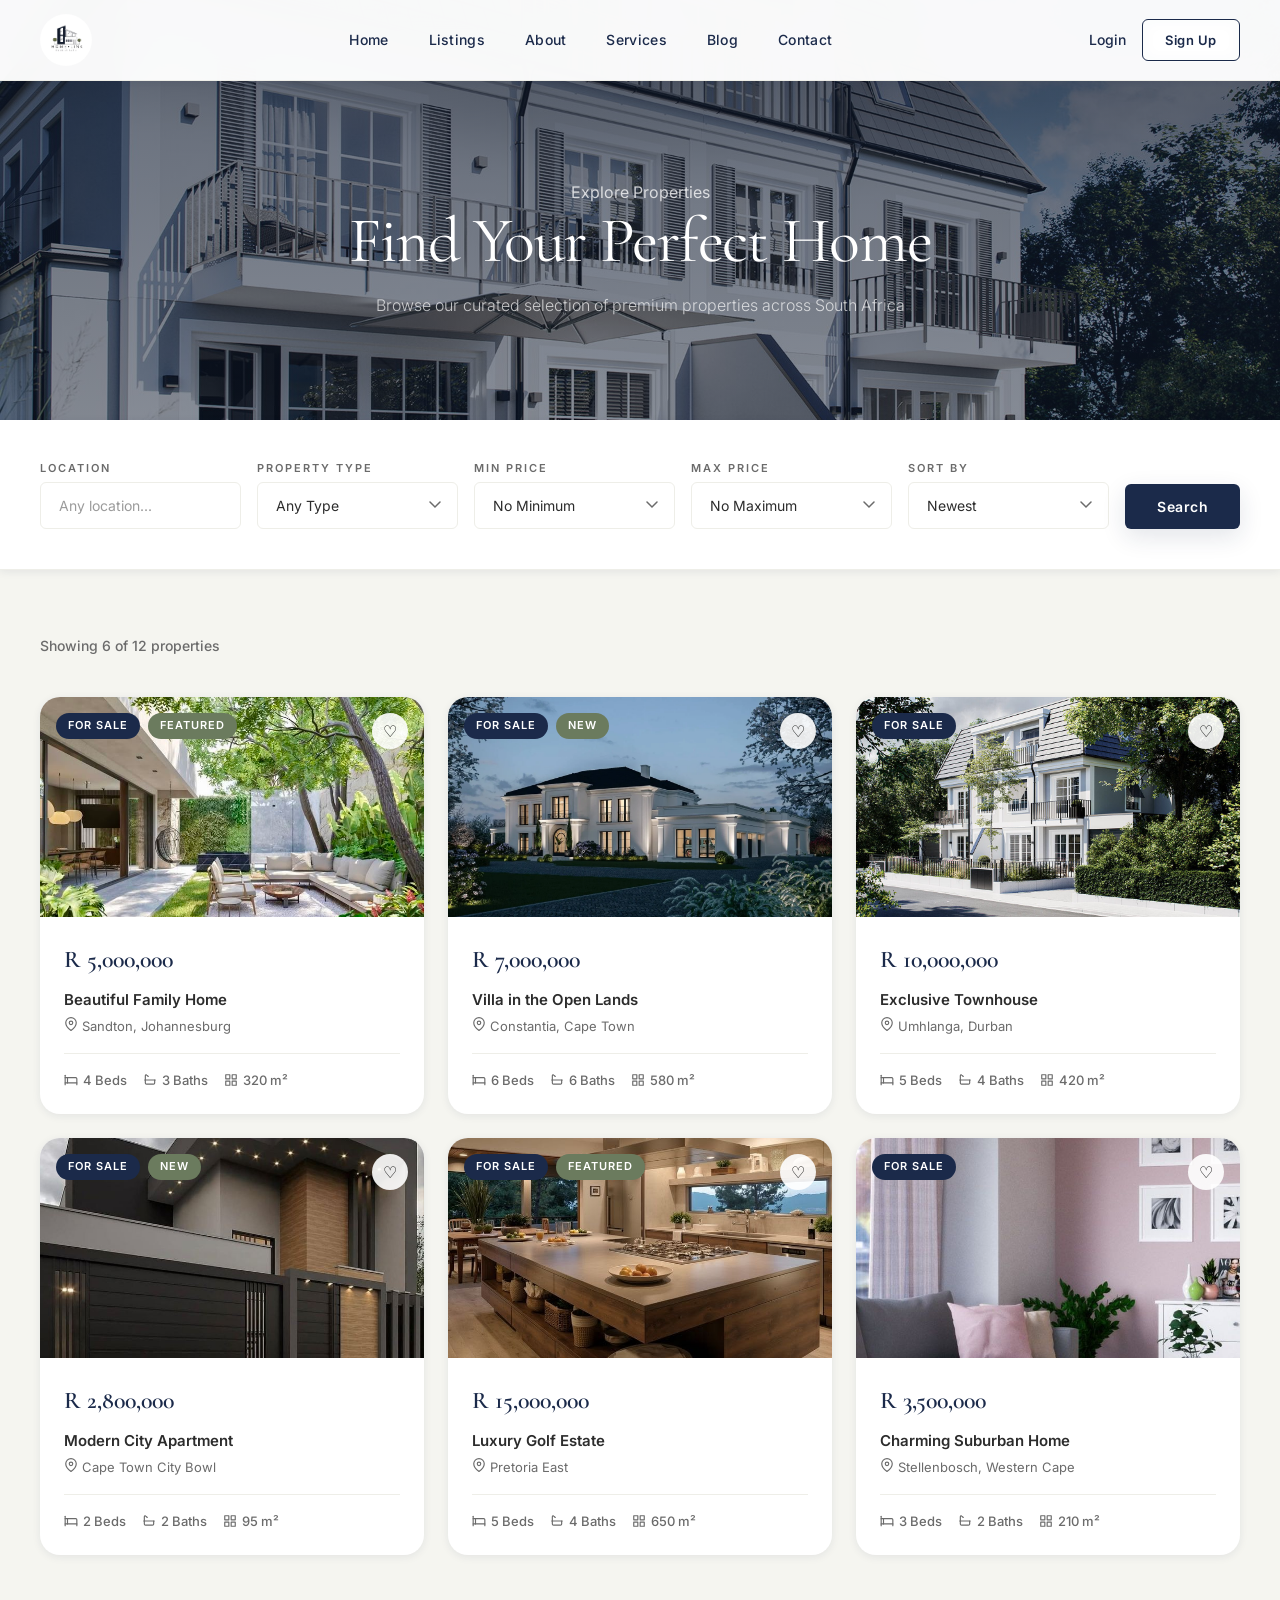
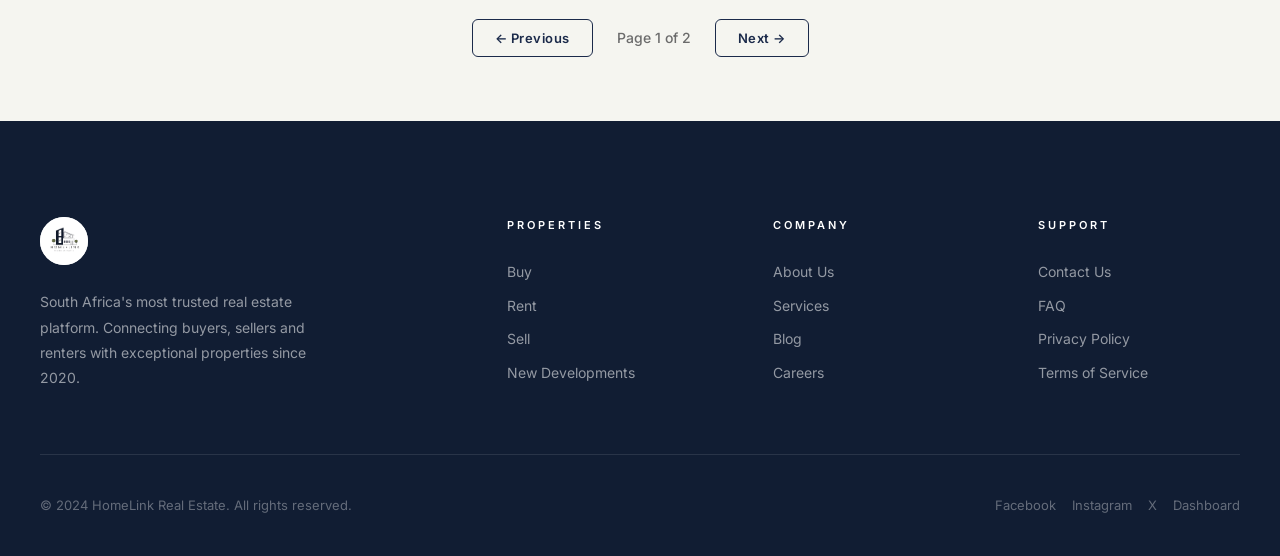
<file: HTML/properties.html>
<!DOCTYPE html>
<html lang="en">

<head>
    <meta charset="UTF-8">
    <meta name="viewport" content="width=device-width, initial-scale=1.0">
    <title>Property Listings | HomeLink</title>
    <link rel="stylesheet" href="../CSS/global.css">
    <link rel="stylesheet" href="../CSS/properties.css">
</head>

<body>

    <!-- Navbar -->
    <nav class="navbar" id="navbar">
        <div class="container">
            <div class="nav-logo">
                <img src="../images/HomeLinkLogo.jpg" alt="HomeLink Real Estate">
            </div>
            <ul class="nav-links">
                <li><a href="index.html">Home</a></li>
                <li><a href="properties.html">Listings</a></li>
                <li><a href="AboutUs.html">About</a></li>
                <li><a href="Services.html">Services</a></li>
                <li><a href="Blog.html">Blog</a></li>
                <li><a href="AboutUs.html#contact">Contact</a></li>
            </ul>
            <div class="nav-actions">
                <a href="login.html" class="nav-login">Login</a>
                <a href="SignUp.html" class="btn btn-ghost btn-sm">Sign Up</a>
            </div>
        </div>
    </nav>

    <!-- Page Hero -->
    <section class="listings-hero">
        <div class="listings-hero-bg"></div>
        <div class="listings-hero-overlay"></div>
        <div class="listings-hero-content">
            <span class="hero-label">Explore Properties</span>
            <h1 class="hero-title">Find Your Perfect Home</h1>
            <p class="hero-subtitle">Browse our curated selection of premium properties across South Africa</p>
        </div>
    </section>

    <!-- Filter Bar -->
    <section class="filter-bar">
        <div class="container">
            <div class="filter-grid">

                <div class="filter-field">
                    <label class="filter-label">Location</label>
                    <input type="text" class="input" id="filterLocation" placeholder="Any location...">
                </div>

                <div class="filter-field">
                    <label class="filter-label">Property Type</label>
                    <select class="input select" id="filterType">
                        <option value="">Any Type</option>
                        <option value="house">House</option>
                        <option value="apartment">Apartment</option>
                        <option value="villa">Villa</option>
                        <option value="townhouse">Townhouse</option>
                        <option value="estate">Estate</option>
                    </select>
                </div>

                <div class="filter-field">
                    <label class="filter-label">Min Price</label>
                    <select class="input select" id="filterMinPrice">
                        <option value="">No Minimum</option>
                        <option value="500000">R 500 000</option>
                        <option value="1000000">R 1 000 000</option>
                        <option value="3000000">R 3 000 000</option>
                        <option value="5000000">R 5 000 000</option>
                    </select>
                </div>

                <div class="filter-field">
                    <label class="filter-label">Max Price</label>
                    <select class="input select" id="filterMaxPrice">
                        <option value="">No Maximum</option>
                        <option value="1000000">R 1 000 000</option>
                        <option value="3000000">R 3 000 000</option>
                        <option value="5000000">R 5 000 000</option>
                        <option value="10000000">R 10 000 000</option>
                        <option value="20000000">R 20 000 000+</option>
                    </select>
                </div>

                <div class="filter-field">
                    <label class="filter-label">Sort By</label>
                    <select class="input select" id="filterSort">
                        <option value="newest">Newest</option>
                        <option value="price-low">Price: Low to High</option>
                        <option value="price-high">Price: High to Low</option>
                    </select>
                </div>

                <button class="btn btn-primary" onclick="applyFilters()">
                    Search
                </button>

            </div>
        </div>
    </section>

    <!-- Results Header -->
    <section class="results-section">
        <div class="container">
            <div class="results-header">
                <p class="results-count" id="resultsCount">Showing all properties</p>
            </div>

            <!-- Property Grid -->
            <div class="properties-grid" id="propertyGrid">
                <!-- Cards injected by JS -->
            </div>

            <!-- Pagination -->
            <div class="pagination" id="pagination">
                <button class="btn btn-outline btn-sm" id="prevPage" onclick="changePage(-1)">← Previous</button>
                <span class="page-info" id="pageInfo">Page 1 of 1</span>
                <button class="btn btn-outline btn-sm" id="nextPage" onclick="changePage(1)">Next →</button>
            </div>

        </div>
    </section>

    <!-- Footer -->
    <footer class="footer">
        <div class="container">
            <div class="footer-grid">
                <div class="footer-brand">
                    <img src="../images/HomeLinkLogo.jpg" alt="HomeLink">
                    <p>South Africa's most trusted real estate platform. Connecting buyers, sellers and renters with exceptional properties since 2020.</p>
                </div>
                <div>
                    <div class="footer-heading">Properties</div>
                    <ul class="footer-links">
                        <li><a href="Properties.html">Buy</a></li>
                        <li><a href="Rentals.html">Rent</a></li>
                        <li><a href="listings.html">Sell</a></li>
                        <li><a href="#">New Developments</a></li>
                    </ul>
                </div>
                <div>
                    <div class="footer-heading">Company</div>
                    <ul class="footer-links">
                        <li><a href="AboutUs.html">About Us</a></li>
                        <li><a href="Services.html">Services</a></li>
                        <li><a href="Blog.html">Blog</a></li>
                        <li><a href="#">Careers</a></li>
                    </ul>
                </div>
                <div>
                    <div class="footer-heading">Support</div>
                    <ul class="footer-links">
                        <li><a href="AboutUs.html#contact">Contact Us</a></li>
                        <li><a href="Services.html#FAQ">FAQ</a></li>
                        <li><a href="#">Privacy Policy</a></li>
                        <li><a href="#">Terms of Service</a></li>
                    </ul>
                </div>
            </div>
            <div class="footer-bottom">
                <span>© 2024 HomeLink Real Estate. All rights reserved.</span>
                <div class="footer-social">
                    <a href="https://www.facebook.com">Facebook</a>
                    <a href="https://www.instagram.com">Instagram</a>
                    <a href="https://www.x.com">X</a>
                    <a href="dashboard.html">Dashboard</a>
                </div>
            </div>
        </div>
    </footer>

    <script src="../JS/properties.js"></script>

</body>

</html>
</file>
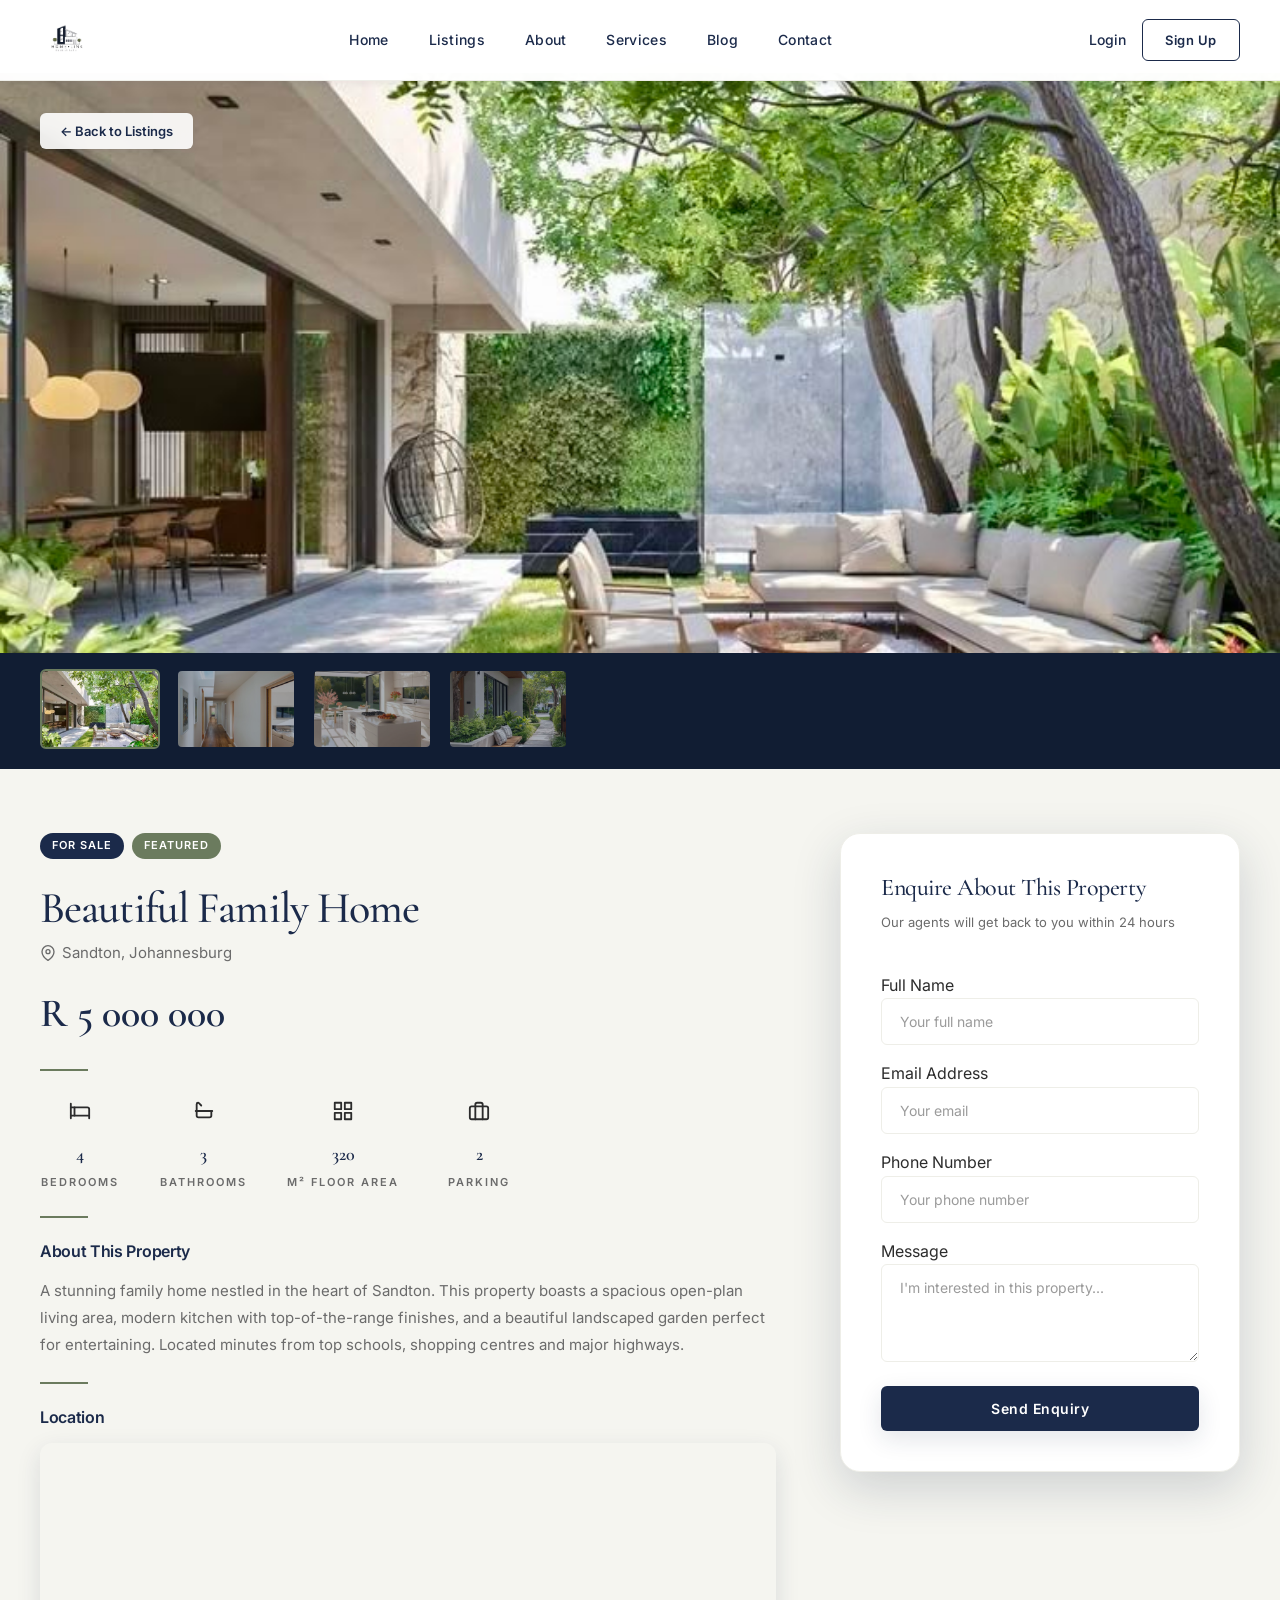
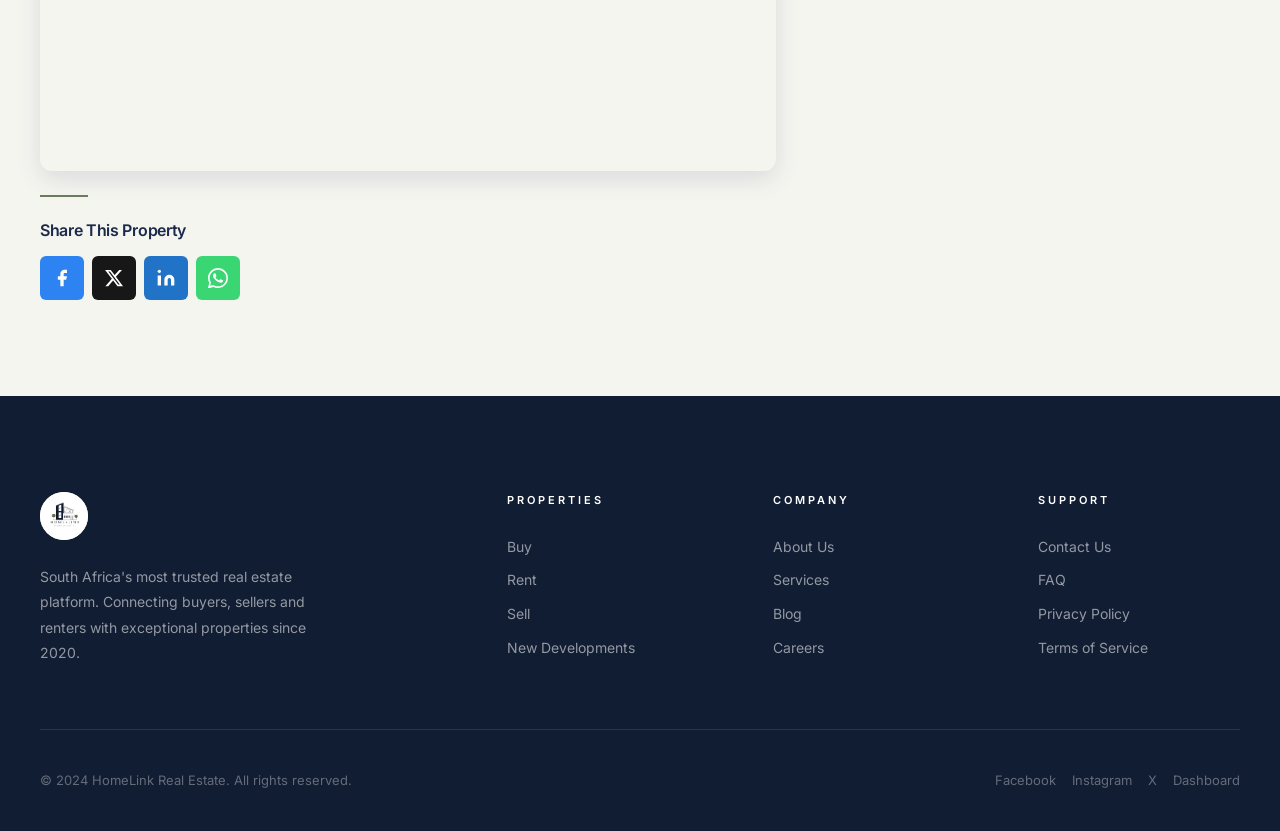
<file: HTML/property-detail.html>
<!DOCTYPE html>
<html lang="en">

<head>
    <meta charset="UTF-8">
    <meta name="viewport" content="width=device-width, initial-scale=1.0">
    <title>Property Detail | HomeLink</title>
    <link rel="stylesheet" href="../CSS/global.css">
    <link rel="stylesheet" href="../CSS/property-detail.css">
</head>

<body>

    <!-- Navbar -->
    <nav class="navbar" id="navbar">
        <div class="container">
            <div class="nav-logo">
                <img src="../images/HomeLinkLogo.jpg" alt="HomeLink Real Estate">
            </div>
            <ul class="nav-links">
                <li><a href="index.html">Home</a></li>
                <li><a href="Properties.html">Listings</a></li>
                <li><a href="AboutUs.html">About</a></li>
                <li><a href="Services.html">Services</a></li>
                <li><a href="Blog.html">Blog</a></li>
                <li><a href="AboutUs.html#contact">Contact</a></li>
            </ul>
            <div class="nav-actions">
                <a href="Login.html" class="nav-login">Login</a>
                <a href="SignUp.html" class="btn btn-ghost btn-sm">Sign Up</a>
            </div>
        </div>
    </nav>

    <!-- Property Hero Image -->
    <div class="detail-hero">
        <img src="" alt="Property" id="mainImage">
        <button class="back-btn" onclick="window.location.href='Properties.html'">
            ← Back to Listings
        </button>
    </div>

    <!-- Thumbnail Gallery -->
    <div class="thumbnail-bar">
        <div class="container">
            <div class="thumbnails" id="thumbnails"></div>
        </div>
    </div>

    <!-- Main Content -->
    <section class="detail-section">
        <div class="container">
            <div class="detail-grid">

                <!-- Left: Property Info -->
                <div class="detail-left">

                    <div class="detail-badges" id="detailBadges"></div>

                    <h1 class="detail-title" id="detailTitle"></h1>
                    <div class="detail-location" id="detailLocation"></div>
                    <div class="detail-price" id="detailPrice"></div>

                    <div class="divider"></div>

                    <div class="detail-features" id="detailFeatures"></div>

                    <div class="divider"></div>

                    <h3 class="detail-section-heading">About This Property</h3>
                    <p class="detail-description" id="detailDescription"></p>

                    <div class="divider"></div>

                    <h3 class="detail-section-heading">Location</h3>
                    <div class="map-container">
                        <iframe
                            id="propertyMap"
                            width="100%"
                            height="320"
                            style="border:0; border-radius: var(--radius);"
                            allowfullscreen=""
                            loading="lazy"
                            referrerpolicy="no-referrer-when-downgrade"
                            src="">
                        </iframe>
                    </div>

                    <div class="divider"></div>

                    <h3 class="detail-section-heading">Share This Property</h3>
                    <div class="share-buttons">
                        <a href="#" class="share-btn share-facebook" title="Share on Facebook">
                            <svg xmlns="http://www.w3.org/2000/svg" width="20" height="20" viewBox="0 0 24 24" fill="currentColor">
                                <path d="M18 2h-3a5 5 0 0 0-5 5v3H7v4h3v8h4v-8h3l1-4h-4V7a1 1 0 0 1 1-1h3z"/>
                            </svg>
                        </a>
                        <a href="#" class="share-btn share-twitter" title="Share on X">
                            <svg xmlns="http://www.w3.org/2000/svg" width="20" height="20" viewBox="0 0 24 24" fill="currentColor">
                                <path d="M18.244 2.25h3.308l-7.227 8.26 8.502 11.24H16.17l-5.214-6.817L4.99 21.75H1.68l7.73-8.835L1.254 2.25H8.08l4.713 6.231zm-1.161 17.52h1.833L7.084 4.126H5.117z"/>
                            </svg>
                        </a>
                        <a href="#" class="share-btn share-linkedin" title="Share on LinkedIn">
                            <svg xmlns="http://www.w3.org/2000/svg" width="20" height="20" viewBox="0 0 24 24" fill="currentColor">
                                <path d="M16 8a6 6 0 0 1 6 6v7h-4v-7a2 2 0 0 0-2-2 2 2 0 0 0-2 2v7h-4v-7a6 6 0 0 1 6-6z"/>
                                <rect x="2" y="9" width="4" height="12"/>
                                <circle cx="4" cy="4" r="2"/>
                            </svg>
                        </a>
                        <a href="#" class="share-btn share-whatsapp" title="Share on WhatsApp">
                            <svg xmlns="http://www.w3.org/2000/svg" width="20" height="20" viewBox="0 0 24 24" fill="currentColor">
                                <path d="M17.472 14.382c-.297-.149-1.758-.867-2.03-.967-.273-.099-.471-.148-.67.15-.197.297-.767.966-.94 1.164-.173.199-.347.223-.644.075-.297-.15-1.255-.463-2.39-1.475-.883-.788-1.48-1.761-1.653-2.059-.173-.297-.018-.458.13-.606.134-.133.298-.347.446-.52.149-.174.198-.298.298-.497.099-.198.05-.371-.025-.52-.075-.149-.669-1.612-.916-2.207-.242-.579-.487-.5-.669-.51-.173-.008-.371-.01-.57-.01-.198 0-.52.074-.792.372-.272.297-1.04 1.016-1.04 2.479 0 1.462 1.065 2.875 1.213 3.074.149.198 2.096 3.2 5.077 4.487.709.306 1.262.489 1.694.625.712.227 1.36.195 1.871.118.571-.085 1.758-.719 2.006-1.413.248-.694.248-1.289.173-1.413-.074-.124-.272-.198-.57-.347z"/>
                                <path d="M12 0C5.373 0 0 5.373 0 12c0 2.127.558 4.126 1.533 5.859L.054 23.447a.75.75 0 0 0 .918.918l5.628-1.479A11.953 11.953 0 0 0 12 24c6.627 0 12-5.373 12-12S18.627 0 12 0zm0 22c-1.907 0-3.686-.524-5.204-1.435l-.374-.22-3.88 1.018 1.034-3.792-.242-.389A9.956 9.956 0 0 1 2 12C2 6.477 6.477 2 12 2s10 4.477 10 10-4.477 10-10 10z"/>
                            </svg>
                        </a>
                    </div>

                </div>

                <!-- Right: Inquiry Form -->
                <div class="detail-right">
                    <div class="inquiry-card">

                        <h3 class="inquiry-title">Enquire About This Property</h3>
                        <p class="inquiry-subtitle">Our agents will get back to you within 24 hours</p>

                        <form class="inquiry-form" onsubmit="handleInquiry(event)">

                            <div class="form-group">
                                <label class="form-label">Full Name</label>
                                <input type="text" class="input" placeholder="Your full name" required>
                            </div>

                            <div class="form-group">
                                <label class="form-label">Email Address</label>
                                <input type="email" class="input" placeholder="Your email" required>
                            </div>

                            <div class="form-group">
                                <label class="form-label">Phone Number</label>
                                <input type="tel" class="input" placeholder="Your phone number">
                            </div>

                            <div class="form-group">
                                <label class="form-label">Message</label>
                                <textarea class="input" rows="4" placeholder="I'm interested in this property..."></textarea>
                            </div>

                            <button type="submit" class="btn btn-primary" style="width:100%">
                                Send Enquiry
                            </button>

                        </form>

                        <div class="inquiry-success" id="inquirySuccess">
                            ✓ Your enquiry has been sent! We'll be in touch shortly.
                        </div>

                    </div>
                </div>

            </div>
        </div>
    </section>

    <!-- Footer -->
    <footer class="footer">
        <div class="container">
            <div class="footer-grid">
                <div class="footer-brand">
                    <img src="../images/HomeLinkLogo.jpg" alt="HomeLink">
                    <p>South Africa's most trusted real estate platform. Connecting buyers, sellers and renters with exceptional properties since 2020.</p>
                </div>
                <div>
                    <div class="footer-heading">Properties</div>
                    <ul class="footer-links">
                        <li><a href="Properties.html">Buy</a></li>
                        <li><a href="Rentals.html">Rent</a></li>
                        <li><a href="listings.html">Sell</a></li>
                        <li><a href="#">New Developments</a></li>
                    </ul>
                </div>
                <div>
                    <div class="footer-heading">Company</div>
                    <ul class="footer-links">
                        <li><a href="AboutUs.html">About Us</a></li>
                        <li><a href="Services.html">Services</a></li>
                        <li><a href="Blog.html">Blog</a></li>
                        <li><a href="#">Careers</a></li>
                    </ul>
                </div>
                <div>
                    <div class="footer-heading">Support</div>
                    <ul class="footer-links">
                        <li><a href="AboutUs.html#contact">Contact Us</a></li>
                        <li><a href="Services.html#FAQ">FAQ</a></li>
                        <li><a href="#">Privacy Policy</a></li>
                        <li><a href="#">Terms of Service</a></li>
                    </ul>
                </div>
            </div>
            <div class="footer-bottom">
                <span>© 2024 HomeLink Real Estate. All rights reserved.</span>
                <div class="footer-social">
                    <a href="https://www.facebook.com">Facebook</a>
                    <a href="https://www.instagram.com">Instagram</a>
                    <a href="https://www.x.com">X</a>
                    <a href="dashboard.html">Dashboard</a>
                </div>
            </div>
        </div>
    </footer>

    <script src="../JS/property-detail.js"></script>

</body>
</html>
</file>
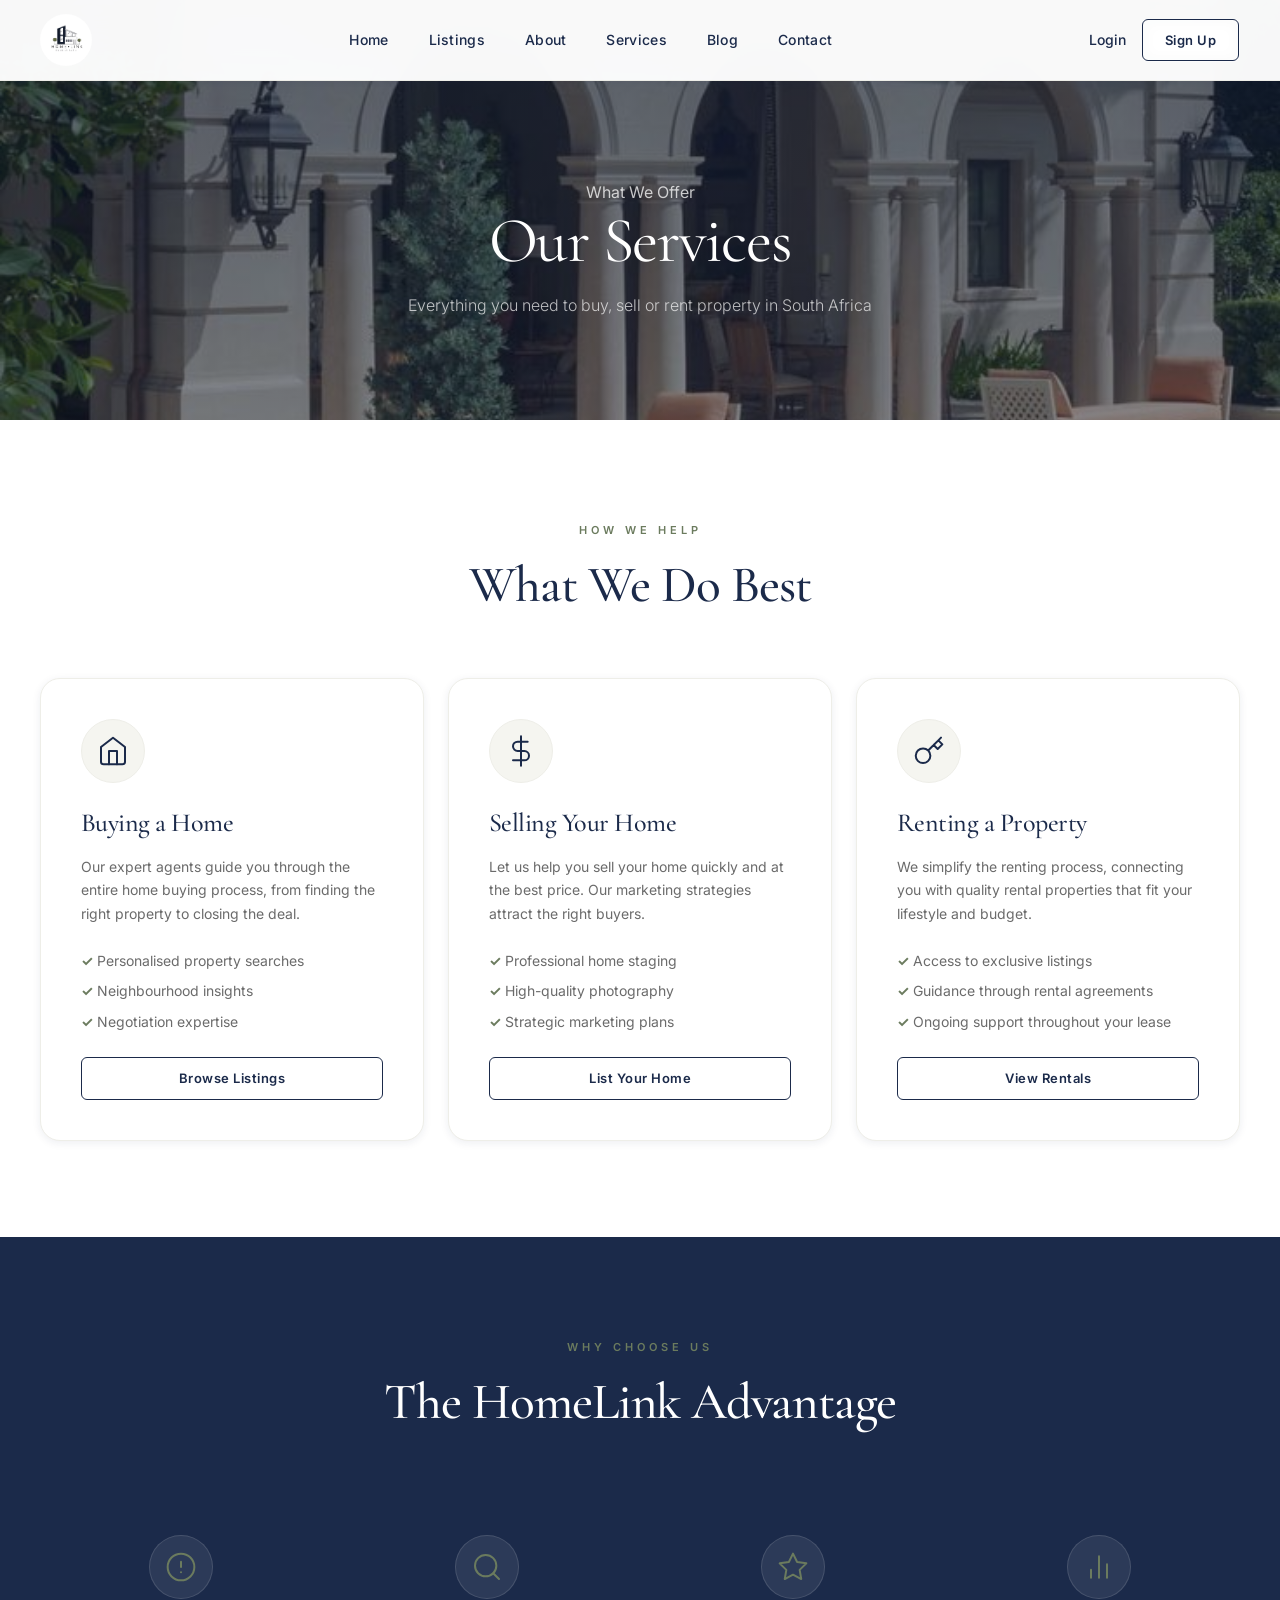
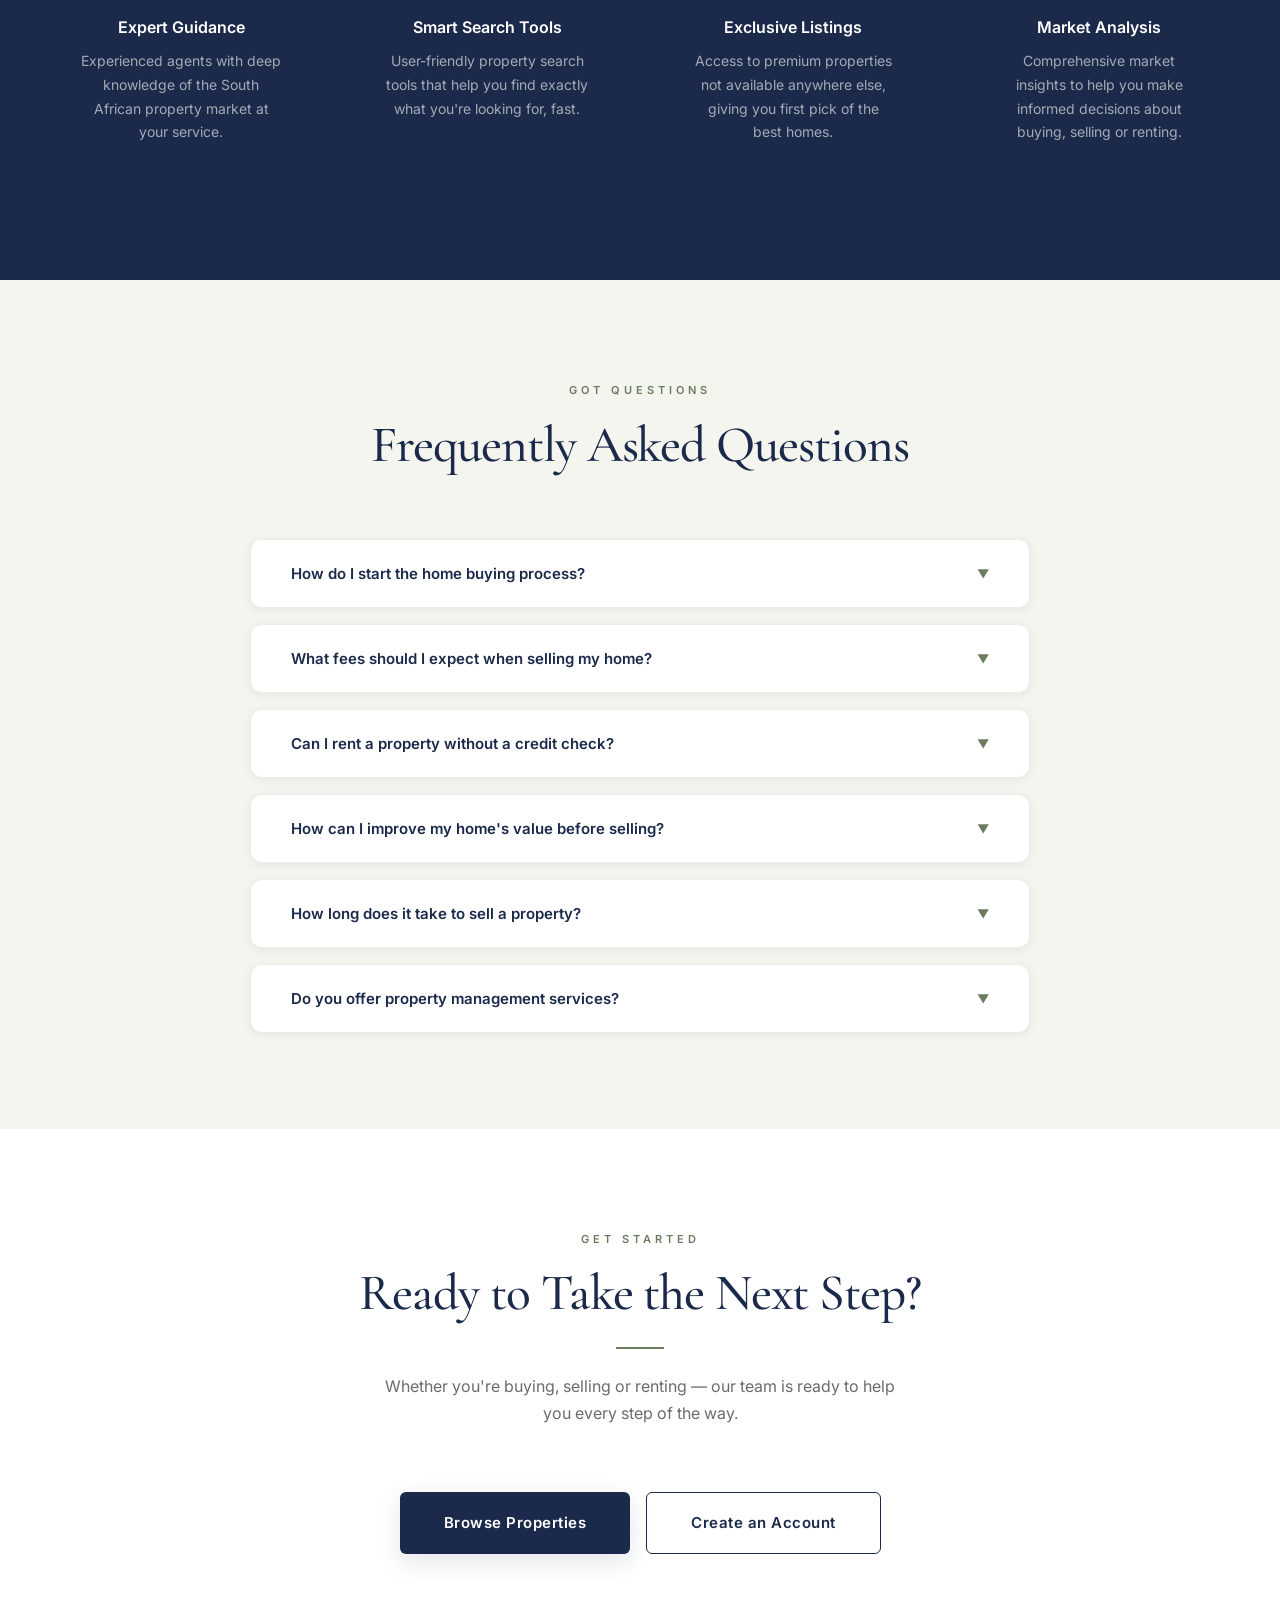
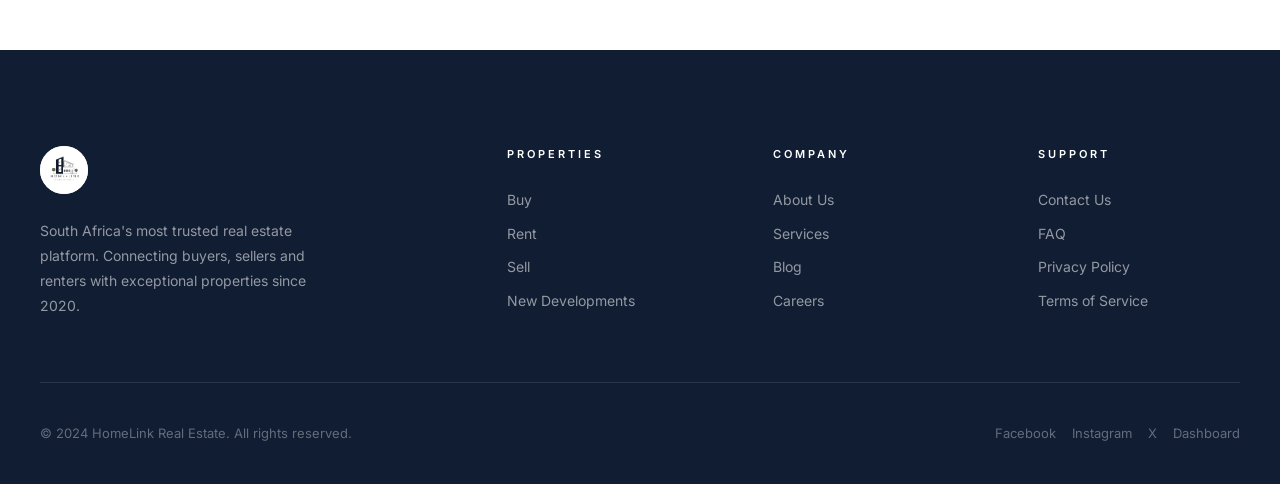
<file: HTML/Services.html>
<!DOCTYPE html>
<html lang="en">

<head>
    <meta charset="UTF-8">
    <meta name="viewport" content="width=device-width, initial-scale=1.0">
    <title>Services | HomeLink</title>
    <link rel="stylesheet" href="../CSS/global.css">
    <link rel="stylesheet" href="../CSS/services.css">
</head>

<body>

    <!-- Navbar -->
    <nav class="navbar" id="navbar">
        <div class="container">
            <div class="nav-logo">
                <img src="../images/HomeLinkLogo.jpg" alt="HomeLink Real Estate">
            </div>
            <ul class="nav-links">
                <li><a href="index.html">Home</a></li>
                <li><a href="Properties.html">Listings</a></li>
                <li><a href="AboutUs.html">About</a></li>
                <li><a href="Services.html">Services</a></li>
                <li><a href="Blog.html">Blog</a></li>
                <li><a href="AboutUs.html#contact">Contact</a></li>
            </ul>
            <div class="nav-actions">
                <a href="Login.html" class="nav-login">Login</a>
                <a href="SignUp.html" class="btn btn-ghost btn-sm">Sign Up</a>
            </div>
        </div>
    </nav>

    <!-- Hero -->
    <section class="services-hero">
        <div class="services-hero-bg"></div>
        <div class="services-hero-overlay"></div>
        <div class="services-hero-content">
            <span class="hero-label">What We Offer</span>
            <h1 class="hero-title">Our Services</h1>
            <p class="hero-subtitle">Everything you need to buy, sell or rent property in South Africa</p>
        </div>
    </section>

    <!-- Main Services -->
    <section class="section">
        <div class="container">
            <div class="text-center reveal" style="margin-bottom: var(--space-2xl);">
                <span class="section-label">How We Help</span>
                <h2 class="section-title">What We Do Best</h2>
            </div>
            <div class="services-grid">

                <div class="service-card reveal reveal-delay-1">
                    <div class="service-icon">
                        <svg xmlns="http://www.w3.org/2000/svg" width="32" height="32" viewBox="0 0 24 24" fill="none" stroke="currentColor" stroke-width="1.5" stroke-linecap="round" stroke-linejoin="round"><path d="M3 9l9-7 9 7v11a2 2 0 0 1-2 2H5a2 2 0 0 1-2-2z"/><polyline points="9 22 9 12 15 12 15 22"/></svg>
                    </div>
                    <h3 class="service-title">Buying a Home</h3>
                    <p class="service-desc">Our expert agents guide you through the entire home buying process, from finding the right property to closing the deal.</p>
                    <ul class="service-list">
                        <li>Personalised property searches</li>
                        <li>Neighbourhood insights</li>
                        <li>Negotiation expertise</li>
                    </ul>
                    <a href="Properties.html" class="btn btn-outline btn-sm" style="margin-top: var(--space-lg);">Browse Listings</a>
                </div>

                <div class="service-card reveal reveal-delay-2">
                    <div class="service-icon">
                        <svg xmlns="http://www.w3.org/2000/svg" width="32" height="32" viewBox="0 0 24 24" fill="none" stroke="currentColor" stroke-width="1.5" stroke-linecap="round" stroke-linejoin="round"><line x1="12" y1="1" x2="12" y2="23"/><path d="M17 5H9.5a3.5 3.5 0 0 0 0 7h5a3.5 3.5 0 0 1 0 7H6"/></svg>
                    </div>
                    <h3 class="service-title">Selling Your Home</h3>
                    <p class="service-desc">Let us help you sell your home quickly and at the best price. Our marketing strategies attract the right buyers.</p>
                    <ul class="service-list">
                        <li>Professional home staging</li>
                        <li>High-quality photography</li>
                        <li>Strategic marketing plans</li>
                    </ul>
                    <a href="#" class="btn btn-outline btn-sm" style="margin-top: var(--space-lg);">List Your Home</a>
                </div>

                <div class="service-card reveal reveal-delay-3">
                    <div class="service-icon">
                        <svg xmlns="http://www.w3.org/2000/svg" width="32" height="32" viewBox="0 0 24 24" fill="none" stroke="currentColor" stroke-width="1.5" stroke-linecap="round" stroke-linejoin="round"><path d="M21 2l-2 2m-7.61 7.61a5.5 5.5 0 1 1-7.778 7.778 5.5 5.5 0 0 1 7.777-7.777zm0 0L15.5 7.5m0 0l3 3L22 7l-3-3m-3.5 3.5L19 4"/></svg>
                    </div>
                    <h3 class="service-title">Renting a Property</h3>
                    <p class="service-desc">We simplify the renting process, connecting you with quality rental properties that fit your lifestyle and budget.</p>
                    <ul class="service-list">
                        <li>Access to exclusive listings</li>
                        <li>Guidance through rental agreements</li>
                        <li>Ongoing support throughout your lease</li>
                    </ul>
                    <a href="#" class="btn btn-outline btn-sm" style="margin-top: var(--space-lg);">View Rentals</a>
                </div>

            </div>
        </div>
    </section>

    <!-- Benefits -->
    <section class="section" style="background: var(--navy);">
        <div class="container">
            <div class="text-center reveal" style="margin-bottom: var(--space-2xl);">
                <span class="section-label" style="color: var(--olive);">Why Choose Us</span>
                <h2 class="section-title" style="color: var(--white);">The HomeLink Advantage</h2>
            </div>
            <div class="benefits-grid">
                <div class="benefit-item reveal reveal-delay-1">
                    <div class="benefit-icon">
                        <svg xmlns="http://www.w3.org/2000/svg" width="32" height="32" viewBox="0 0 24 24" fill="none" stroke="currentColor" stroke-width="1.5" stroke-linecap="round" stroke-linejoin="round"><circle cx="12" cy="12" r="10"/><line x1="12" y1="8" x2="12" y2="12"/><line x1="12" y1="16" x2="12.01" y2="16"/></svg>
                    </div>
                    <h4 class="benefit-title">Expert Guidance</h4>
                    <p class="benefit-desc">Experienced agents with deep knowledge of the South African property market at your service.</p>
                </div>
                <div class="benefit-item reveal reveal-delay-2">
                    <div class="benefit-icon">
                        <svg xmlns="http://www.w3.org/2000/svg" width="32" height="32" viewBox="0 0 24 24" fill="none" stroke="currentColor" stroke-width="1.5" stroke-linecap="round" stroke-linejoin="round"><circle cx="11" cy="11" r="8"/><line x1="21" y1="21" x2="16.65" y2="16.65"/></svg>
                    </div>
                    <h4 class="benefit-title">Smart Search Tools</h4>
                    <p class="benefit-desc">User-friendly property search tools that help you find exactly what you're looking for, fast.</p>
                </div>
                <div class="benefit-item reveal reveal-delay-3">
                    <div class="benefit-icon">
                        <svg xmlns="http://www.w3.org/2000/svg" width="32" height="32" viewBox="0 0 24 24" fill="none" stroke="currentColor" stroke-width="1.5" stroke-linecap="round" stroke-linejoin="round"><path d="M12 2l3.09 6.26L22 9.27l-5 4.87 1.18 6.88L12 17.77l-6.18 3.25L7 14.14 2 9.27l6.91-1.01L12 2z"/></svg>
                    </div>
                    <h4 class="benefit-title">Exclusive Listings</h4>
                    <p class="benefit-desc">Access to premium properties not available anywhere else, giving you first pick of the best homes.</p>
                </div>
                <div class="benefit-item reveal reveal-delay-4">
                    <div class="benefit-icon">
                        <svg xmlns="http://www.w3.org/2000/svg" width="32" height="32" viewBox="0 0 24 24" fill="none" stroke="currentColor" stroke-width="1.5" stroke-linecap="round" stroke-linejoin="round"><line x1="18" y1="20" x2="18" y2="10"/><line x1="12" y1="20" x2="12" y2="4"/><line x1="6" y1="20" x2="6" y2="14"/></svg>
                    </div>
                    <h4 class="benefit-title">Market Analysis</h4>
                    <p class="benefit-desc">Comprehensive market insights to help you make informed decisions about buying, selling or renting.</p>
                </div>
            </div>
        </div>
    </section>

    <!-- FAQ -->
    <section class="section" id="FAQ" style="background: var(--frost);">
        <div class="container">
            <div class="text-center reveal" style="margin-bottom: var(--space-2xl);">
                <span class="section-label">Got Questions</span>
                <h2 class="section-title">Frequently Asked Questions</h2>
            </div>
            <div class="faq-grid" id="faqGrid">
                <!-- Injected by JS -->
            </div>
        </div>
    </section>

    <!-- CTA -->
    <section class="section" style="background: var(--white); text-align: center;">
        <div class="container reveal">
            <span class="section-label">Get Started</span>
            <h2 class="section-title">Ready to Take the Next Step?</h2>
            <div class="divider divider-center"></div>
            <p class="section-subtitle" style="margin: 0 auto var(--space-2xl);">Whether you're buying, selling or renting — our team is ready to help you every step of the way.</p>
            <div style="display: flex; gap: var(--space-md); justify-content: center;">
                <a href="Properties.html" class="btn btn-primary btn-lg">Browse Properties</a>
                <a href="SignUp.html" class="btn btn-outline btn-lg">Create an Account</a>
            </div>
        </div>
    </section>

    <!-- Footer -->
    <footer class="footer">
        <div class="container">
            <div class="footer-grid">
                <div class="footer-brand">
                    <img src="../images/HomeLinkLogo.jpg" alt="HomeLink">
                    <p>South Africa's most trusted real estate platform. Connecting buyers, sellers and renters with exceptional properties since 2020.</p>
                </div>
                <div>
                    <div class="footer-heading">Properties</div>
                    <ul class="footer-links">
                        <li><a href="Properties.html">Buy</a></li>
                        <li><a href="Rentals.html">Rent</a></li>
                        <li><a href="listings.html">Sell</a></li>
                        <li><a href="#">New Developments</a></li>
                    </ul>
                </div>
                <div>
                    <div class="footer-heading">Company</div>
                    <ul class="footer-links">
                        <li><a href="AboutUs.html">About Us</a></li>
                        <li><a href="Services.html">Services</a></li>
                        <li><a href="Blog.html">Blog</a></li>
                        <li><a href="#">Careers</a></li>
                    </ul>
                </div>
                <div>
                    <div class="footer-heading">Support</div>
                    <ul class="footer-links">
                        <li><a href="AboutUs.html#contact">Contact Us</a></li>
                        <li><a href="Services.html#FAQ">FAQ</a></li>
                        <li><a href="#">Privacy Policy</a></li>
                        <li><a href="#">Terms of Service</a></li>
                    </ul>
                </div>
            </div>
            <div class="footer-bottom">
                <span>© 2024 HomeLink Real Estate. All rights reserved.</span>
                <div class="footer-social">
                    <a href="https://www.facebook.com">Facebook</a>
                    <a href="https://www.instagram.com">Instagram</a>
                    <a href="https://www.x.com">X</a>
                    <a href="dashboard.html">Dashboard</a>
                </div>
            </div>
        </div>
    </footer>

    <script src="../JS/services.js"></script>

</body>
</html>
</file>
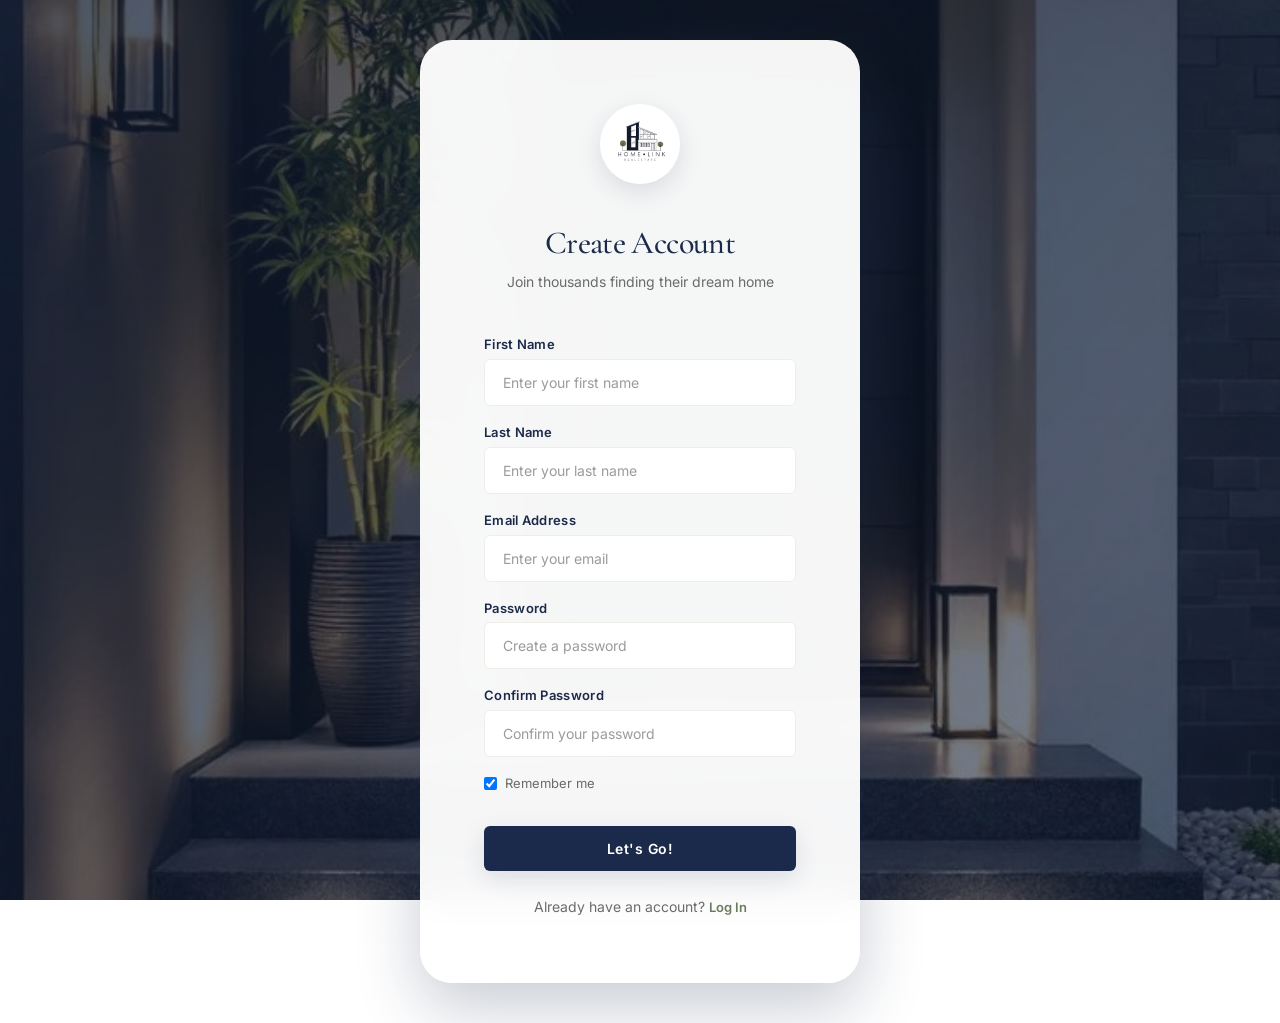
<file: HTML/SignUp.html>
<!DOCTYPE html>
<html lang="en">

<head>
    <meta charset="UTF-8">
    <meta name="viewport" content="width=device-width, initial-scale=1.0">
    <title>Sign Up | HomeLink</title>
    <link rel="stylesheet" href="../CSS/global.css">
    <link rel="stylesheet" href="../CSS/login.css">
</head>

<body>

    <div class="auth-page">

        <div class="auth-bg"></div>
        <div class="auth-overlay"></div>

        <div class="auth-card">

            <div class="auth-logo">
                <img src="../images/HomeLinkLogo.jpg" alt="HomeLink">
            </div>

            <h2 class="auth-title">Create Account</h2>
            <p class="auth-subtitle">Join thousands finding their dream home</p>

            <form class="auth-form" onsubmit="handleSignUp(event)">

                <div class="form-group">
                    <label class="form-label">First Name</label>
                    <input type="text" class="input" placeholder="Enter your first name" required>
                </div>

                <div class="form-group">
                    <label class="form-label">Last Name</label>
                    <input type="text" class="input" placeholder="Enter your last name" required>
                </div>

                <div class="form-group">
                    <label class="form-label">Email Address</label>
                    <input type="email" class="input" placeholder="Enter your email" required>
                </div>

                <div class="form-group">
                    <label class="form-label">Password</label>
                    <input type="password" class="input" placeholder="Create a password" required>
                </div>

                <div class="form-group">
                    <label class="form-label">Confirm Password</label>
                    <input type="password" class="input" placeholder="Confirm your password" required>
                </div>

                <div class="auth-row">
                    <label class="checkbox-label">
                        <input type="checkbox" checked> Remember me
                    </label>
                </div>

                <button type="submit" class="btn btn-primary" style="width: 100%; margin-top: var(--space-md);">
                    Let's Go!
                </button>

            </form>

            <p class="auth-footer">
                Already have an account? <a href="Login.html" class="auth-link">Log In</a>
            </p>

        </div>

    </div>

    <script src="../JS/signup.js"></script>

</body>

</html>
</file>
<file: CSS/global.css>
/* TYPOGRAPHY*/

@import url('https://fonts.googleapis.com/css2?family=Cormorant+Garamond:wght@300;400;500;600&family=Inter:wght@300;400;500;600;700&display=swap');


*,
*::before,
*::after {
    margin: 0;
    padding: 0;
    box-sizing: border-box;
}

html {
    scroll-behavior: smooth;
    font-size: 16px;
}


/* ── DESIGN TOKENS ──────────────────────────────────────── */

:root {

    /* Core brand colours — pulled directly from the logo */
    --navy: #1B2A4A;
    /* Deep navy — primary */
    --navy-light: #243660;
    /* Slightly lighter navy — hover states */
    --navy-dark: #111D33;
    /* Darker navy — deep backgrounds */
    --olive: #6B7B5E;
    /* Muted olive green — accent */
    --olive-light: #7D9068;
    /* Lighter olive — hover states */

    /* Neutrals */
    --white: #FFFFFF;
    --frost: #F5F5F0;
    /* Off-white — section backgrounds */
    --frost-2: #EEEEE8;
    /* Slightly deeper frost — card borders */
    --text: #2C2C2C;
    /* Primary text */
    --text-muted: #6B6B6B;
    /* Secondary / muted text */
    --text-light: #9B9B9B;
    /* Placeholder text */

    /* Glass effect */
    --glass-bg: rgba(255, 255, 255, 0.12);
    --glass-bg-2: rgba(255, 255, 255, 0.22);
    --glass-border: rgba(255, 255, 255, 0.25);
    --glass-dark: rgba(27, 42, 74, 0.75);

    /* Shadows */
    --shadow-sm: 0 2px 8px rgba(27, 42, 74, 0.08);
    --shadow-md: 0 8px 24px rgba(27, 42, 74, 0.12);
    --shadow-lg: 0 16px 48px rgba(27, 42, 74, 0.18);
    --shadow-xl: 0 24px 64px rgba(27, 42, 74, 0.24);

    /* Border radius */
    --radius-sm: 6px;
    --radius: 12px;
    --radius-lg: 20px;
    --radius-xl: 32px;

    /* Transitions */
    --transition: all 0.25s ease;
    --transition-slow: all 0.4s ease;

    /* Spacing scale */
    --space-xs: 4px;
    --space-sm: 8px;
    --space-md: 16px;
    --space-lg: 24px;
    --space-xl: 40px;
    --space-2xl: 64px;
    --space-3xl: 96px;

    /* Max content width */
    --max-width: 1280px;
}



body {
    font-family: 'Inter', sans-serif;
    font-weight: 400;
    color: var(--text);
    background-color: var(--white);
    line-height: 1.6;
    -webkit-font-smoothing: antialiased;
}

/* Display headings — elegant serif for premium feel */
h1,
h2,
h3 {
    font-family: 'Cormorant Garamond', serif;
    font-weight: 500;
    line-height: 1.2;
    color: var(--navy);
    letter-spacing: -0.02em;
}

h1 {
    font-size: clamp(40px, 6vw, 72px);
}

h2 {
    font-size: clamp(28px, 4vw, 48px);
}

h3 {
    font-size: clamp(20px, 2.5vw, 28px);
}

h4 {
    font-family: 'Inter', sans-serif;
    font-size: 18px;
    font-weight: 600;
    color: var(--navy);
}

p {
    font-size: 16px;
    color: var(--text-muted);
    line-height: 1.7;
}

a {
    text-decoration: none;
    color: inherit;
    transition: var(--transition);
}

img {
    max-width: 100%;
    display: block;
}


/* ── LAYOUT UTILITIES ───────────────────────────────────── */

.container {
    width: 100%;
    max-width: var(--max-width);
    margin: 0 auto;
    padding: 0 var(--space-xl);
}

.section {
    padding: var(--space-3xl) 0;
}

.section-sm {
    padding: var(--space-2xl) 0;
}

.flex {
    display: flex;
}

.flex-col {
    display: flex;
    flex-direction: column;
}

.items-center {
    align-items: center;
}

.justify-between {
    justify-content: space-between;
}

.justify-center {
    justify-content: center;
}

.text-center {
    text-align: center;
}

.gap-sm {
    gap: var(--space-sm);
}

.gap-md {
    gap: var(--space-md);
}

.gap-lg {
    gap: var(--space-lg);
}

.gap-xl {
    gap: var(--space-xl);
}


/* ── SECTION LABELS ─────────────────────────────────────── */

.section-label {
    display: inline-block;
    font-family: 'Inter', sans-serif;
    font-size: 11px;
    font-weight: 600;
    letter-spacing: 4px;
    text-transform: uppercase;
    color: var(--olive);
    margin-bottom: var(--space-md);
}

.section-title {
    font-family: 'Cormorant Garamond', serif;
    font-size: clamp(32px, 4vw, 52px);
    font-weight: 500;
    color: var(--navy);
    line-height: 1.15;
    letter-spacing: -0.02em;
    margin-bottom: var(--space-md);
}

.section-subtitle {
    font-size: 16px;
    color: var(--text-muted);
    max-width: 520px;
    line-height: 1.7;
}


/* ── BUTTONS ────────────────────────────────────────────── */

.btn {
    display: inline-flex;
    align-items: center;
    justify-content: center;
    gap: var(--space-sm);
    padding: 14px 32px;
    border-radius: var(--radius-sm);
    font-family: 'Inter', sans-serif;
    font-size: 14px;
    font-weight: 600;
    letter-spacing: 0.5px;
    cursor: pointer;
    border: none;
    transition: var(--transition);
    white-space: nowrap;
}

/* Primary — navy fill */
.btn-primary {
    background: var(--navy);
    color: var(--white);
    box-shadow: var(--shadow-md);
}

.btn-primary:hover {
    background: var(--navy-light);
    box-shadow: var(--shadow-lg);
    transform: translateY(-1px);
}

/* Secondary — olive fill */
.btn-secondary {
    background: var(--olive);
    color: var(--white);
    box-shadow: var(--shadow-sm);
}

.btn-secondary:hover {
    background: var(--olive-light);
    box-shadow: var(--shadow-md);
    transform: translateY(-1px);
}

/* Outline — navy border */
.btn-outline {
    background: transparent;
    color: var(--navy);
    border: 1.5px solid var(--navy);
}

.btn-outline:hover {
    background: var(--navy);
    color: var(--white);
    transform: translateY(-1px);
}

/* Ghost — for use on dark/image backgrounds */
.btn-ghost {
    background: var(--glass-bg-2);
    color: var(--white);
    border: 1.5px solid var(--glass-border);
    backdrop-filter: blur(8px);
}

.btn-ghost:hover {
    background: rgba(255, 255, 255, 0.3);
    transform: translateY(-1px);
}

.btn-lg {
    padding: 18px 44px;
    font-size: 15px;
}

.btn-sm {
    padding: 10px 22px;
    font-size: 13px;
}


/* ── NAVBAR ─────────────────────────────────────────────── */

.navbar {
    position: fixed;
    top: 0;
    left: 0;
    right: 0;
    z-index: 1000;
    padding: 20px 0;
    transition: var(--transition-slow);
}

/* Scrolled state — frosted glass */
.navbar.scrolled {
    background: rgba(255, 255, 255, 0.92);
    backdrop-filter: blur(20px);
    -webkit-backdrop-filter: blur(20px);
    border-bottom: 1px solid var(--frost-2);
    padding: 14px 0;
    box-shadow: var(--shadow-sm);
}

.navbar .container {
    display: flex;
    align-items: center;
    justify-content: space-between;
}

.nav-logo {
    display: flex;
    align-items: center;
    gap: var(--space-sm);
}

.nav-logo img {
    height: 52px;
    width: 52px;
    object-fit: contain;
    border-radius: 50%;
    background: transparent;
}

.nav-links {
    display: flex;
    align-items: center;
    gap: var(--space-xl);
    list-style: none;
}

.nav-links a {
    font-size: 14px;
    font-weight: 500;
    color: var(--white);
    letter-spacing: 0.3px;
    position: relative;
    padding-bottom: 2px;
}

/* Underline animation on nav links */
.nav-links a::after {
    content: '';
    position: absolute;
    bottom: -2px;
    left: 0;
    width: 0;
    height: 1px;
    background: var(--white);
    transition: width 0.3s ease;
}

.nav-links a:hover::after {
    width: 100%;
}

/* When navbar is scrolled — links go dark */
.navbar.scrolled .nav-links a {
    color: var(--navy);
}

.navbar.scrolled .nav-links a::after {
    background: var(--navy);
}

.nav-actions {
    display: flex;
    align-items: center;
    gap: var(--space-md);
}

.nav-login {
    font-size: 14px;
    font-weight: 500;
    color: var(--white);
    transition: var(--transition);
}

.nav-login:hover {
    opacity: 0.75;
}

.navbar.scrolled .nav-login {
    color: var(--navy);
}


/* ── CARDS ──────────────────────────────────────────────── */

.card {
    background: var(--white);
    border-radius: var(--radius-lg);
    border: 1px solid var(--frost-2);
    box-shadow: var(--shadow-sm);
    overflow: hidden;
    transition: var(--transition);
}

.card:hover {
    box-shadow: var(--shadow-lg);
    transform: translateY(-4px);
}


/* ── GLASS CARDS ────────────────────────────────────────── */

.glass-card {
    background: var(--glass-bg-2);
    backdrop-filter: blur(16px);
    -webkit-backdrop-filter: blur(16px);
    border: 1px solid var(--glass-border);
    border-radius: var(--radius-lg);
}


/* ── PROPERTY BADGE ─────────────────────────────────────── */

.badge {
    display: inline-flex;
    align-items: center;
    padding: 4px 12px;
    border-radius: 50px;
    font-size: 11px;
    font-weight: 600;
    letter-spacing: 1px;
    text-transform: uppercase;
}

.badge-navy {
    background: var(--navy);
    color: var(--white);
}

.badge-olive {
    background: var(--olive);
    color: var(--white);
}

.badge-frost {
    background: var(--frost);
    color: var(--navy);
    border: 1px solid var(--frost-2);
}


/* ── DIVIDER ────────────────────────────────────────────── */

.divider {
    width: 48px;
    height: 2px;
    background: var(--olive);
    margin: var(--space-lg) 0;
}

.divider-center {
    margin: var(--space-lg) auto;
}


/* ── FORM ELEMENTS ──────────────────────────────────────── */

.input {
    width: 100%;
    padding: 14px 18px;
    background: var(--white);
    border: 1.5px solid var(--frost-2);
    border-radius: var(--radius-sm);
    font-family: 'Inter', sans-serif;
    font-size: 14px;
    color: var(--text);
    transition: var(--transition);
    outline: none;
}

.input:focus {
    border-color: var(--navy);
    box-shadow: 0 0 0 3px rgba(27, 42, 74, 0.08);
}

.input::placeholder {
    color: var(--text-light);
}

.select {
    appearance: none;
    background-image: url("data:image/svg+xml,%3Csvg xmlns='http://www.w3.org/2000/svg' width='12' height='8' viewBox='0 0 12 8'%3E%3Cpath d='M1 1l5 5 5-5' stroke='%236B6B6B' stroke-width='1.5' fill='none' stroke-linecap='round'/%3E%3C/svg%3E");
    background-repeat: no-repeat;
    background-position: right 16px center;
    padding-right: 40px;
    cursor: pointer;
}


/* ── SCROLL ANIMATIONS ──────────────────────────────────── */

.reveal {
    opacity: 0;
    transform: translateY(32px);
    transition: opacity 0.7s ease, transform 0.7s ease;
}

.reveal.visible {
    opacity: 1;
    transform: translateY(0);
}

.reveal-delay-1 {
    transition-delay: 0.1s;
}

.reveal-delay-2 {
    transition-delay: 0.2s;
}

.reveal-delay-3 {
    transition-delay: 0.3s;
}

.reveal-delay-4 {
    transition-delay: 0.4s;
}


/* ── FOOTER ─────────────────────────────────────────────── */

.footer {
    background: var(--navy-dark);
    color: rgba(255, 255, 255, 0.7);
    padding: var(--space-3xl) 0 var(--space-xl);
}

.footer-grid {
    display: grid;
    grid-template-columns: 2fr 1fr 1fr 1fr;
    gap: var(--space-2xl);
    padding-bottom: var(--space-2xl);
    border-bottom: 1px solid rgba(255, 255, 255, 0.1);
}

.footer-brand img {
    height: 48px;
    width: 48px;
    object-fit: contain;
    border-radius: 50%;
    background: white;
    margin-bottom: var(--space-lg);
    filter: none;
    opacity: 1;
}

.footer-brand p {
    color: rgba(255, 255, 255, 0.55);
    font-size: 14px;
    line-height: 1.8;
    max-width: 280px;
}

.footer-heading {
    font-family: 'Inter', sans-serif;
    font-size: 11px;
    font-weight: 600;
    letter-spacing: 3px;
    text-transform: uppercase;
    color: var(--white);
    margin-bottom: var(--space-lg);
}

.footer-links {
    list-style: none;
    display: flex;
    flex-direction: column;
    gap: var(--space-sm);
}

.footer-links a {
    font-size: 14px;
    color: rgba(255, 255, 255, 0.55);
    transition: var(--transition);
}

.footer-links a:hover {
    color: var(--white);
    padding-left: 4px;
}

.footer-bottom {
    display: flex;
    justify-content: space-between;
    align-items: center;
    padding-top: var(--space-xl);
    font-size: 13px;
    color: rgba(255, 255, 255, 0.35);
}

.footer-social {
    display: flex;
    gap: var(--space-md);
}

.footer-social a {
    font-size: 13px;
    color: rgba(255, 255, 255, 0.35);
    transition: var(--transition);
}

.footer-social a:hover {
    color: var(--white);
}


/* ── SCROLLBAR ──────────────────────────────────────────── */

::-webkit-scrollbar {
    width: 6px;
}

::-webkit-scrollbar-track {
    background: var(--frost);
}

::-webkit-scrollbar-thumb {
    background: var(--navy);
    border-radius: 10px;
}

::-webkit-scrollbar-thumb:hover {
    background: var(--navy-light);
}
</file>
<file: CSS/home.css>
/* ============================================================
   HomeLink™ — Homepage Styles
   ============================================================ */


/* ── HERO ───────────────────────────────────────────────── */

.hero {
    position: relative;
    height: 100vh;
    min-height: 700px;
    display: flex;
    align-items: center;
    justify-content: center;
    overflow: hidden;
}

.hero-bg {
    position: absolute;
    inset: 0;
    background-image: url('../images/Ruebe_Titel-8063b61e.jpg');
    background-size: cover;
    background-position: center;
    transform: scale(1.05);
    transition: transform 8s ease;
}

.hero-bg.loaded {
    transform: scale(1);
}

/* Dark overlay for text readability */
.hero-overlay {
    position: absolute;
    inset: 0;
    background: linear-gradient(to bottom,
            rgba(17, 29, 51, 0.55) 0%,
            rgba(17, 29, 51, 0.35) 50%,
            rgba(17, 29, 51, 0.70) 100%);
}

.hero-content {
    position: relative;
    z-index: 10;
    text-align: center;
    padding: 0 var(--space-xl);
    max-width: 860px;
    animation: heroFadeUp 1.2s cubic-bezier(.16, 1, .3, 1) both;
}

@keyframes heroFadeUp {
    from {
        opacity: 0;
        transform: translateY(40px);
    }

    to {
        opacity: 1;
        transform: translateY(0);
    }
}

.hero-label {
    display: inline-block;
    font-size: 11px;
    font-weight: 600;
    letter-spacing: 5px;
    text-transform: uppercase;
    color: rgba(255, 255, 255, 0.75);
    margin-bottom: var(--space-lg);
    animation: heroFadeUp 1.2s 0.1s cubic-bezier(.16, 1, .3, 1) both;
}

.hero-title {
    font-family: 'Cormorant Garamond', serif;
    font-size: clamp(52px, 8vw, 96px);
    font-weight: 400;
    color: var(--white);
    line-height: 1.05;
    letter-spacing: -0.02em;
    margin-bottom: var(--space-lg);
    animation: heroFadeUp 1.2s 0.15s cubic-bezier(.16, 1, .3, 1) both;
}

.hero-subtitle {
    font-size: 18px;
    color: rgba(255, 255, 255, 0.75);
    font-weight: 300;
    margin-bottom: var(--space-2xl);
    animation: heroFadeUp 1.2s 0.2s cubic-bezier(.16, 1, .3, 1) both;
}

/* ── HERO SEARCH BAR ── */
.hero-search {
    display: flex;
    align-items: stretch;
    background: rgba(255, 255, 255, 0.14);
    backdrop-filter: blur(20px);
    -webkit-backdrop-filter: blur(20px);
    border: 1px solid rgba(255, 255, 255, 0.25);
    border-radius: var(--radius-sm);
    overflow: hidden;
    max-width: 720px;
    margin: 0 auto;
    animation: heroFadeUp 1.2s 0.3s cubic-bezier(.16, 1, .3, 1) both;
}

.search-field {
    flex: 1;
    display: flex;
    flex-direction: column;
    padding: 14px 20px;
    border-right: 1px solid rgba(255, 255, 255, 0.15);
    cursor: pointer;
    transition: var(--transition);
}

.search-field:hover {
    background: rgba(255, 255, 255, 0.08);
}

.search-field:last-of-type {
    border-right: none;
}

.search-field-label {
    font-size: 10px;
    font-weight: 700;
    letter-spacing: 2px;
    text-transform: uppercase;
    color: rgba(255, 255, 255, 0.6);
    margin-bottom: 4px;
}

.search-field select,
.search-field input {
    background: transparent;
    border: none;
    outline: none;
    font-family: 'Inter', sans-serif;
    font-size: 14px;
    font-weight: 500;
    color: var(--white);
    cursor: pointer;
    width: 100%;
}

.search-field select option {
    background: var(--navy);
    color: var(--white);
}

.search-field input::placeholder {
    color: rgba(255, 255, 255, 0.5);
}

.hero-search-btn {
    padding: 0 28px;
    background: var(--olive);
    border: none;
    color: var(--white);
    font-family: 'Inter', sans-serif;
    font-size: 14px;
    font-weight: 600;
    letter-spacing: 0.5px;
    cursor: pointer;
    transition: var(--transition);
    white-space: nowrap;
}

.hero-search-btn:hover {
    background: var(--olive-light);
}

/* ── HERO SCROLL INDICATOR ── */
.hero-scroll {
    position: absolute;
    bottom: 36px;
    left: 50%;
    transform: translateX(-50%);
    z-index: 10;
    display: flex;
    flex-direction: column;
    align-items: center;
    gap: 8px;
    animation: heroFadeUp 1.2s 0.6s cubic-bezier(.16, 1, .3, 1) both;
}

.scroll-line {
    width: 1px;
    height: 48px;
    background: linear-gradient(to bottom, rgba(255, 255, 255, 0.6), transparent);
    animation: scrollPulse 2s ease-in-out infinite;
}

@keyframes scrollPulse {

    0%,
    100% {
        opacity: 0.4;
        transform: scaleY(1);
    }

    50% {
        opacity: 1;
        transform: scaleY(1.1);
    }
}

.scroll-label {
    font-size: 10px;
    font-weight: 600;
    letter-spacing: 3px;
    text-transform: uppercase;
    color: rgba(255, 255, 255, 0.5);
}


/* ── STATS BAR ──────────────────────────────────────────── */

.stats-bar {
    background: var(--navy);
    padding: var(--space-xl) 0;
}

.stats-grid {
    display: grid;
    grid-template-columns: repeat(4, 1fr);
    gap: var(--space-lg);
    text-align: center;
}

.stat-item {
    display: flex;
    flex-direction: column;
    align-items: center;
    gap: 6px;
    padding: var(--space-md) 0;
    border-right: 1px solid rgba(255, 255, 255, 0.1);
}

.stat-item:last-child {
    border-right: none;
}

.stat-number {
    font-family: 'Cormorant Garamond', serif;
    font-size: 44px;
    font-weight: 500;
    color: var(--white);
    line-height: 1;
}

.stat-number span {
    color: var(--olive);
}

.stat-label {
    font-size: 11px;
    font-weight: 600;
    letter-spacing: 2px;
    text-transform: uppercase;
    color: rgba(255, 255, 255, 0.45);
}


/* ── FEATURED PROPERTIES ────────────────────────────────── */

.featured {
    padding: var(--space-3xl) 0;
    background: var(--frost);
}

.section-header {
    display: flex;
    justify-content: space-between;
    align-items: flex-end;
    margin-bottom: var(--space-2xl);
}

.properties-grid {
    display: grid;
    grid-template-columns: repeat(3, 1fr);
    gap: var(--space-lg);
}

/* ── PROPERTY CARD ── */
.property-card {
    background: var(--white);
    border-radius: var(--radius-lg);
    overflow: hidden;
    box-shadow: var(--shadow-sm);
    transition: var(--transition);
    cursor: pointer;
}

.property-card:hover {
    box-shadow: var(--shadow-xl);
    transform: translateY(-6px);
}

.property-card-img {
    position: relative;
    height: 240px;
    overflow: hidden;
}

.property-card-img img {
    width: 100%;
    height: 100%;
    object-fit: cover;
    transition: transform 0.6s ease;
}

.property-card:hover .property-card-img img {
    transform: scale(1.06);
}

.property-card-badges {
    position: absolute;
    top: var(--space-md);
    left: var(--space-md);
    display: flex;
    gap: var(--space-sm);
}

.property-card-save {
    position: absolute;
    top: var(--space-md);
    right: var(--space-md);
    width: 36px;
    height: 36px;
    border-radius: 50%;
    background: rgba(255, 255, 255, 0.9);
    border: none;
    cursor: pointer;
    display: flex;
    align-items: center;
    justify-content: center;
    font-size: 16px;
    transition: var(--transition);
    backdrop-filter: blur(8px);
}

.property-card-save:hover {
    background: var(--white);
    transform: scale(1.1);
}

.property-card-body {
    padding: var(--space-lg);
}

.property-price {
    font-family: 'Cormorant Garamond', serif;
    font-size: 26px;
    font-weight: 600;
    color: var(--navy);
    margin-bottom: var(--space-sm);
}

.property-name {
    font-size: 16px;
    font-weight: 600;
    color: var(--text);
    margin-bottom: 6px;
    font-family: 'Inter', sans-serif;
}

.property-location {
    font-size: 13px;
    color: var(--text-muted);
    margin-bottom: var(--space-md);
    display: flex;
    align-items: center;
    gap: 4px;
}

.property-features {
    display: flex;
    gap: var(--space-md);
    padding-top: var(--space-md);
    border-top: 1px solid var(--frost-2);
}

.property-feature {
    display: flex;
    align-items: center;
    gap: 6px;
    font-size: 13px;
    color: var(--text-muted);
    font-weight: 500;
}

.property-feature-icon {
    font-size: 14px;
}


/* ── QUICK LINKS ────────────────────────────────────────── */

.quick-links {
    padding: var(--space-3xl) 0;
    background: var(--white);
}

.quick-links-grid {
    display: grid;
    grid-template-columns: repeat(3, 1fr);
    gap: var(--space-lg);
    margin-top: var(--space-2xl);
}

.quick-link-card {
    position: relative;
    border-radius: var(--radius-lg);
    overflow: hidden;
    height: 280px;
    cursor: pointer;
    display: flex;
    align-items: flex-end;
}

.quick-link-card-bg {
    position: absolute;
    inset: 0;
    background-size: cover;
    background-position: center;
    transition: transform 0.6s ease;
}

.quick-link-card:hover .quick-link-card-bg {
    transform: scale(1.06);
}

.quick-link-card-overlay {
    position: absolute;
    inset: 0;
    background: linear-gradient(to top, rgba(17, 29, 51, 0.85) 0%, transparent 60%);
}

.quick-link-card-content {
    position: relative;
    z-index: 10;
    padding: var(--space-lg);
    width: 100%;
}

.quick-link-card-title {
    font-family: 'Cormorant Garamond', serif;
    font-size: 26px;
    font-weight: 500;
    color: var(--white);
    margin-bottom: 6px;
}

.quick-link-card-sub {
    font-size: 13px;
    color: rgba(255, 255, 255, 0.65);
    margin-bottom: var(--space-md);
}

.quick-link-arrow {
    display: inline-flex;
    align-items: center;
    gap: 6px;
    font-size: 13px;
    font-weight: 600;
    color: var(--white);
    letter-spacing: 1px;
    text-transform: uppercase;
    opacity: 0;
    transform: translateX(-8px);
    transition: var(--transition);
}

.quick-link-card:hover .quick-link-arrow {
    opacity: 1;
    transform: translateX(0);
}


/* ── TESTIMONIALS ───────────────────────────────────────── */

.testimonials {
    padding: var(--space-3xl) 0;
    background: var(--frost);
}

.testimonials-grid {
    display: grid;
    grid-template-columns: repeat(3, 1fr);
    gap: var(--space-lg);
    margin-top: var(--space-2xl);
}

.testimonial-card {
    background: var(--white);
    border-radius: var(--radius-lg);
    padding: var(--space-xl);
    box-shadow: var(--shadow-sm);
    transition: var(--transition);
    border: 1px solid var(--frost-2);
}

.testimonial-card:hover {
    box-shadow: var(--shadow-md);
    transform: translateY(-3px);
}

.testimonial-quote {
    font-family: 'Cormorant Garamond', serif;
    font-size: 64px;
    line-height: 0.5;
    color: var(--olive);
    margin-bottom: var(--space-md);
}

.testimonial-text {
    font-size: 15px;
    color: var(--text-muted);
    line-height: 1.8;
    margin-bottom: var(--space-lg);
    font-style: italic;
}

.testimonial-author {
    display: flex;
    align-items: center;
    gap: var(--space-md);
}

.testimonial-avatar {
    width: 44px;
    height: 44px;
    border-radius: 50%;
    background: var(--frost-2);
    display: flex;
    align-items: center;
    justify-content: center;
    font-size: 18px;
    font-weight: 600;
    color: var(--navy);
    font-family: 'Cormorant Garamond', serif;
    flex-shrink: 0;
}

.testimonial-name {
    font-size: 14px;
    font-weight: 600;
    color: var(--navy);
    font-family: 'Inter', sans-serif;
}

.testimonial-role {
    font-size: 12px;
    color: var(--text-muted);
}


/* ── CTA SECTION ────────────────────────────────────────── */

.cta-section {
    padding: var(--space-3xl) 0;
    background: var(--navy);
    position: relative;
    overflow: hidden;
    text-align: center;
}

/* Subtle background pattern */
.cta-section::before {
    content: '';
    position: absolute;
    inset: 0;
    background-image: radial-gradient(circle at 20% 50%, rgba(107, 123, 94, 0.15) 0%, transparent 50%),
        radial-gradient(circle at 80% 50%, rgba(107, 123, 94, 0.1) 0%, transparent 50%);
    pointer-events: none;
}

.cta-section .container {
    position: relative;
    z-index: 10;
}

.cta-label {
    font-size: 11px;
    font-weight: 600;
    letter-spacing: 4px;
    text-transform: uppercase;
    color: var(--olive);
    margin-bottom: var(--space-md);
    display: block;
}

.cta-title {
    font-family: 'Cormorant Garamond', serif;
    font-size: clamp(36px, 5vw, 60px);
    font-weight: 400;
    color: var(--white);
    margin-bottom: var(--space-md);
    line-height: 1.15;
}

.cta-subtitle {
    font-size: 16px;
    color: rgba(255, 255, 255, 0.6);
    margin-bottom: var(--space-2xl);
    max-width: 480px;
    margin-left: auto;
    margin-right: auto;
}

.cta-actions {
    display: flex;
    gap: var(--space-md);
    justify-content: center;
}
</file>
<file: CSS/about.css>
/* ============================================================
   HomeLink™ — About Us Page
   ============================================================ */

/* ── NAVBAR OVERRIDE ────────────────────────────────────── */

.navbar {
    background: rgba(255, 255, 255, 0.97);
    backdrop-filter: blur(20px);
    border-bottom: 1px solid var(--frost-2);
    padding: 14px 0;
    box-shadow: var(--shadow-sm);
}

.navbar .nav-links a {
    color: var(--navy);
}

.navbar .nav-links a::after {
    background: var(--navy);
}

.navbar .nav-login {
    color: var(--navy);
}

.navbar .btn-ghost {
    color: var(--navy);
    border-color: var(--navy);
}

.navbar .btn-ghost:hover {
    background: var(--navy);
    color: var(--white);
}


/* ── HERO ───────────────────────────────────────────────── */

.about-hero {
    position: relative;
    height: 420px;
    display: flex;
    align-items: center;
    justify-content: center;
    overflow: hidden;
}

.about-hero-bg {
    position: absolute;
    inset: 0;
    background-image: url('../images/villa10.jpg');
    background-size: cover;
    background-position: center 40%;
}

.about-hero-overlay {
    position: absolute;
    inset: 0;
    background: linear-gradient(to bottom,
        rgba(17, 29, 51, 0.65) 0%,
        rgba(17, 29, 51, 0.50) 100%);
}

.about-hero-content {
    position: relative;
    z-index: 10;
    text-align: center;
    padding-top: 80px;
}

.about-hero-content .hero-label {
    color: rgba(255, 255, 255, 0.75);
}

.about-hero-content .hero-title {
    font-family: 'Cormorant Garamond', serif;
    font-size: clamp(36px, 6vw, 64px);
    font-weight: 400;
    color: var(--white);
    line-height: 1.1;
    margin-bottom: var(--space-md);
}

.about-hero-content .hero-subtitle {
    font-size: 16px;
    color: rgba(255, 255, 255, 0.7);
    font-weight: 300;
}


/* ── MISSION ────────────────────────────────────────────── */

.mission-grid {
    display: grid;
    grid-template-columns: 1fr 1fr;
    gap: var(--space-2xl);
    align-items: center;
}

.mission-stats {
    display: grid;
    grid-template-columns: 1fr 1fr;
    gap: var(--space-lg);
}

.mission-stat {
    background: var(--frost);
    border-radius: var(--radius-lg);
    padding: var(--space-xl);
    text-align: center;
    border: 1px solid var(--frost-2);
    transition: var(--transition);
}

.mission-stat:hover {
    box-shadow: var(--shadow-md);
    transform: translateY(-3px);
}

.mission-stat-number {
    font-family: 'Cormorant Garamond', serif;
    font-size: 48px;
    font-weight: 500;
    color: var(--navy);
    line-height: 1;
    margin-bottom: var(--space-sm);
}

.mission-stat-number span {
    color: var(--olive);
}

.mission-stat-label {
    font-size: 11px;
    font-weight: 600;
    letter-spacing: 2px;
    text-transform: uppercase;
    color: var(--text-muted);
}


/* ── CORE VALUES ────────────────────────────────────────── */

.values-grid {
    display: grid;
    grid-template-columns: repeat(4, 1fr);
    gap: var(--space-lg);
}

.value-card {
    background: var(--white);
    border-radius: var(--radius-lg);
    padding: var(--space-xl);
    text-align: center;
    border: 1px solid var(--frost-2);
    box-shadow: var(--shadow-sm);
    transition: var(--transition);
}

.value-card:hover {
    box-shadow: var(--shadow-lg);
    transform: translateY(-4px);
}

.value-icon {
    width: 60px;
    height: 60px;
    background: var(--frost);
    border-radius: 50%;
    display: flex;
    align-items: center;
    justify-content: center;
    margin: 0 auto var(--space-md);
    color: var(--navy);
    border: 1px solid var(--frost-2);
}

.value-card h4 {
    margin-bottom: var(--space-sm);
    color: var(--navy);
}

.value-card p {
    font-size: 14px;
    line-height: 1.7;
}


/* ── HISTORY ────────────────────────────────────────────── */

.history-grid {
    display: grid;
    grid-template-columns: 1fr 1fr;
    gap: var(--space-2xl);
    align-items: center;
}

.history-image {
    border-radius: var(--radius-lg);
    overflow: hidden;
    box-shadow: var(--shadow-xl);
    height: 420px;
}

.history-image img {
    width: 100%;
    height: 100%;
    object-fit: cover;
}


/* ── TEAM ───────────────────────────────────────────────── */

.team-grid {
    display: grid;
    grid-template-columns: repeat(4, 1fr);
    gap: var(--space-lg);
}

.team-card {
    background: var(--white);
    border-radius: var(--radius-lg);
    overflow: hidden;
    box-shadow: var(--shadow-sm);
    border: 1px solid var(--frost-2);
    transition: var(--transition);
    opacity: 0;
    transform: translateY(24px);
}

.team-card.visible {
    opacity: 1;
    transform: translateY(0);
}

.team-card:hover {
    box-shadow: var(--shadow-lg);
    transform: translateY(-4px);
}

.team-card-img {
    height: 220px;
    overflow: hidden;
}

.team-card-img img {
    width: 100%;
    height: 100%;
    object-fit: cover;
    transition: transform 0.6s ease;
}

.team-card:hover .team-card-img img {
    transform: scale(1.05);
}

.team-card-body {
    padding: var(--space-lg);
}

.team-card-name {
    font-size: 16px;
    font-weight: 600;
    color: var(--navy);
    margin-bottom: 4px;
}

.team-card-role {
    font-size: 12px;
    font-weight: 600;
    letter-spacing: 1.5px;
    text-transform: uppercase;
    color: var(--olive);
    margin-bottom: var(--space-sm);
}

.team-card-bio {
    font-size: 13px;
    color: var(--text-muted);
    line-height: 1.6;
}


/* ── CONTACT SECTION ────────────────────────────────────── */

.contact-details {
    display: flex;
    justify-content: center;
    gap: var(--space-2xl);
    flex-wrap: wrap;
    margin-top: var(--space-xl);
}

.contact-item {
    display: flex;
    align-items: center;
    gap: var(--space-sm);
    color: rgba(255, 255, 255, 0.75);
    font-size: 15px;
    transition: var(--transition);
}

.contact-item:hover {
    color: var(--white);
}

.contact-icon {
    display: flex;
    align-items: center;
    justify-content: center;
    color: var(--olive);
}
</file>
<file: CSS/dashboard.css>
/* ============================================================
   HomeLink™ — Dashboard Page
   ============================================================ */

/* ── NAVBAR OVERRIDE ────────────────────────────────────── */

.navbar {
    background: rgba(255, 255, 255, 0.97);
    backdrop-filter: blur(20px);
    border-bottom: 1px solid var(--frost-2);
    padding: 14px 0;
    box-shadow: var(--shadow-sm);
}

.navbar .nav-links a { color: var(--navy); }
.navbar .nav-links a::after { background: var(--navy); }
.navbar .nav-login { color: var(--navy); }

.navbar .btn-outline {
    color: var(--navy);
    border-color: var(--navy);
}

.navbar .btn-outline:hover {
    background: var(--navy);
    color: var(--white);
}


/* ── DASHBOARD HEADER ───────────────────────────────────── */

.dashboard-header {
    background: var(--navy);
    padding: calc(var(--space-3xl) + 20px) 0 var(--space-2xl);
    position: relative;
    overflow: hidden;
}

.dashboard-header::before {
    content: '';
    position: absolute;
    inset: 0;
    background-image: radial-gradient(circle at 80% 50%,
        rgba(107, 123, 94, 0.15) 0%, transparent 60%);
    pointer-events: none;
}

.dashboard-welcome {
    display: flex;
    align-items: center;
    gap: var(--space-lg);
    margin-bottom: var(--space-xl);
}

.dashboard-avatar {
    width: 64px;
    height: 64px;
    border-radius: 50%;
    background: var(--olive);
    display: flex;
    align-items: center;
    justify-content: center;
    font-family: 'Cormorant Garamond', serif;
    font-size: 28px;
    font-weight: 500;
    color: var(--white);
    flex-shrink: 0;
    box-shadow: var(--shadow-md);
}

.dashboard-title {
    font-family: 'Cormorant Garamond', serif;
    font-size: clamp(24px, 3vw, 36px);
    font-weight: 400;
    color: var(--white);
    margin-bottom: 4px;
}

.dashboard-subtitle {
    font-size: 14px;
    color: rgba(255, 255, 255, 0.55);
}

.dashboard-stats {
    display: flex;
    gap: var(--space-xl);
}

.dash-stat {
    text-align: center;
    padding: var(--space-md) var(--space-xl);
    background: rgba(255, 255, 255, 0.08);
    border-radius: var(--radius);
    border: 1px solid rgba(255, 255, 255, 0.1);
    min-width: 90px;
}

.dash-stat-number {
    font-family: 'Cormorant Garamond', serif;
    font-size: 32px;
    font-weight: 500;
    color: var(--white);
    line-height: 1;
    margin-bottom: 4px;
}

.dash-stat-label {
    font-size: 11px;
    font-weight: 600;
    letter-spacing: 2px;
    text-transform: uppercase;
    color: rgba(255, 255, 255, 0.45);
}


/* ── DASHBOARD GRID ─────────────────────────────────────── */

.dashboard-section {
    padding: var(--space-2xl) 0 var(--space-3xl);
    background: var(--frost);
}

.dashboard-grid {
    display: grid;
    grid-template-columns: 1fr 1fr;
    gap: var(--space-lg);
}


/* ── DASH CARD ──────────────────────────────────────────── */

.dash-card {
    background: var(--white);
    border-radius: var(--radius-lg);
    padding: var(--space-xl);
    box-shadow: var(--shadow-sm);
    border: 1px solid var(--frost-2);
}

.dash-card-header {
    display: flex;
    justify-content: space-between;
    align-items: center;
    margin-bottom: var(--space-lg);
    padding-bottom: var(--space-md);
    border-bottom: 1px solid var(--frost-2);
}

.dash-card-title {
    font-family: 'Inter', sans-serif;
    font-size: 16px;
    font-weight: 600;
    color: var(--navy);
}

.dash-card-link {
    font-size: 13px;
    font-weight: 600;
    color: var(--olive);
    transition: var(--transition);
}

.dash-card-link:hover {
    color: var(--navy);
}


/* ── SAVED PROPERTIES ───────────────────────────────────── */

.saved-list {
    display: flex;
    flex-direction: column;
    gap: var(--space-sm);
}

.saved-item {
    display: flex;
    align-items: center;
    gap: var(--space-md);
    padding: var(--space-md);
    border-radius: var(--radius-sm);
    border: 1px solid var(--frost-2);
    transition: var(--transition);
    cursor: pointer;
}

.saved-item:hover {
    background: var(--frost);
    border-color: var(--navy);
}

.saved-item-img {
    width: 56px;
    height: 56px;
    border-radius: var(--radius-sm);
    object-fit: cover;
    flex-shrink: 0;
}

.saved-item-info {
    flex: 1;
}

.saved-item-name {
    font-size: 14px;
    font-weight: 600;
    color: var(--navy);
    margin-bottom: 2px;
}

.saved-item-price {
    font-size: 13px;
    color: var(--olive);
    font-weight: 500;
}

.saved-item-remove {
    background: none;
    border: none;
    color: var(--text-light);
    cursor: pointer;
    font-size: 16px;
    transition: var(--transition);
    padding: 4px;
}

.saved-item-remove:hover {
    color: #e53e3e;
}


/* ── NOTIFICATIONS ──────────────────────────────────────── */

.notif-badge {
    background: var(--olive);
    color: var(--white);
    font-size: 11px;
    font-weight: 700;
    padding: 2px 8px;
    border-radius: 50px;
}

.notif-list {
    display: flex;
    flex-direction: column;
    gap: var(--space-sm);
}

.notif-item {
    display: flex;
    align-items: flex-start;
    gap: var(--space-md);
    padding: var(--space-md);
    border-radius: var(--radius-sm);
    border: 1px solid var(--frost-2);
    transition: var(--transition);
}

.notif-item.unread {
    background: rgba(107, 123, 94, 0.06);
    border-color: rgba(107, 123, 94, 0.2);
}

.notif-dot {
    width: 8px;
    height: 8px;
    border-radius: 50%;
    background: var(--olive);
    flex-shrink: 0;
    margin-top: 5px;
}

.notif-item:not(.unread) .notif-dot {
    background: var(--frost-2);
}

.notif-text {
    font-size: 13px;
    color: var(--text-muted);
    line-height: 1.5;
    flex: 1;
}

.notif-time {
    font-size: 11px;
    color: var(--text-light);
    white-space: nowrap;
}


/* ── PROFILE ────────────────────────────────────────────── */

.profile-content {
    display: flex;
    flex-direction: column;
    gap: var(--space-md);
}

.profile-avatar-lg {
    width: 72px;
    height: 72px;
    border-radius: 50%;
    background: var(--navy);
    display: flex;
    align-items: center;
    justify-content: center;
    font-family: 'Cormorant Garamond', serif;
    font-size: 32px;
    font-weight: 500;
    color: var(--white);
    margin: 0 auto var(--space-md);
}

.profile-fields {
    display: flex;
    flex-direction: column;
    gap: var(--space-md);
}

.profile-field {
    display: flex;
    flex-direction: column;
    gap: var(--space-xs);
}

.profile-success {
    display: none;
    text-align: center;
    padding: var(--space-sm) var(--space-md);
    background: #f0fdf4;
    border: 1px solid #86efac;
    border-radius: var(--radius-sm);
    color: #166534;
    font-size: 13px;
    font-weight: 500;
}


/* ── MY LISTINGS ────────────────────────────────────────── */

.my-listings-list {
    display: flex;
    flex-direction: column;
    gap: var(--space-sm);
}

.listing-item {
    display: flex;
    align-items: center;
    gap: var(--space-md);
    padding: var(--space-md);
    border-radius: var(--radius-sm);
    border: 1px solid var(--frost-2);
    transition: var(--transition);
}

.listing-item:hover {
    background: var(--frost);
}

.listing-item-img {
    width: 56px;
    height: 56px;
    border-radius: var(--radius-sm);
    object-fit: cover;
    flex-shrink: 0;
}

.listing-item-info {
    flex: 1;
}

.listing-item-name {
    font-size: 14px;
    font-weight: 600;
    color: var(--navy);
    margin-bottom: 2px;
}

.listing-item-price {
    font-size: 13px;
    color: var(--text-muted);
}

.listing-item-status {
    font-size: 11px;
    font-weight: 600;
    padding: 3px 10px;
    border-radius: 50px;
}

.status-active {
    background: #f0fdf4;
    color: #166534;
    border: 1px solid #86efac;
}

.status-pending {
    background: #fffbeb;
    color: #92400e;
    border: 1px solid #fcd34d;
}
</file>
<file: CSS/login.css>
/* ============================================================
   HomeLink™ — Login & Auth Pages
   ============================================================ */

.auth-page {
    min-height: 100vh;
    display: flex;
    align-items: center;
    justify-content: center;
    position: relative;
    padding: var(--space-xl);
}

.auth-bg {
    position: fixed;
    inset: 0;
    background-image: url('../images/signup_background.jfif');
    background-size: cover;
    background-position: center;
    z-index: 0;
}

.auth-overlay {
    position: fixed;
    inset: 0;
    background: linear-gradient(135deg,
            rgba(17, 29, 51, 0.75) 0%,
            rgba(17, 29, 51, 0.55) 100%);
    z-index: 1;
}

.auth-card {
    position: relative;
    z-index: 10;
    width: 100%;
    max-width: 440px;
    background: rgba(255, 255, 255, 0.96);
    backdrop-filter: blur(20px);
    border-radius: var(--radius-xl);
    padding: var(--space-2xl);
    box-shadow: var(--shadow-xl);
}

.auth-logo {
    display: flex;
    justify-content: center;
    margin-bottom: var(--space-xl);
}

.auth-logo img {
    height: 80px;
    width: 80px;
    object-fit: contain;
    border-radius: 50%;
    box-shadow: var(--shadow-md);
}

.auth-title {
    font-family: 'Cormorant Garamond', serif;
    font-size: 32px;
    font-weight: 500;
    color: var(--navy);
    text-align: center;
    margin-bottom: var(--space-sm);
}

.auth-subtitle {
    font-size: 14px;
    color: var(--text-muted);
    text-align: center;
    margin-bottom: var(--space-xl);
}

.auth-form {
    display: flex;
    flex-direction: column;
    gap: var(--space-md);
}

.form-group {
    display: flex;
    flex-direction: column;
    gap: var(--space-xs);
}

.form-label {
    font-size: 13px;
    font-weight: 600;
    color: var(--navy);
    letter-spacing: 0.3px;
}

.auth-row {
    display: flex;
    justify-content: space-between;
    align-items: center;
}

.checkbox-label {
    display: flex;
    align-items: center;
    gap: var(--space-sm);
    font-size: 13px;
    color: var(--text-muted);
    cursor: pointer;
}

.auth-link {
    font-size: 13px;
    font-weight: 600;
    color: var(--olive);
    transition: var(--transition);
}

.auth-link:hover {
    color: var(--navy);
}

.auth-footer {
    text-align: center;
    margin-top: var(--space-lg);
    font-size: 14px;
    color: var(--text-muted);
}
</file>
<file: CSS/properties.css>
/* ============================================================
   HomeLink™ — Properties Listing Page
   ============================================================ */

/* ── LISTINGS HERO ──────────────────────────────────────── */

.listings-hero {
    position: relative;
    height: 420px;
    display: flex;
    align-items: center;
    justify-content: center;
    overflow: hidden;
}

.listings-hero-bg {
    position: absolute;
    inset: 0;
    background-image: url('../images/Ruebe_Titel-8063b61e.jpg');
    background-size: cover;
    background-position: center 30%;
}

.listings-hero-overlay {
    position: absolute;
    inset: 0;
    background: linear-gradient(to bottom,
            rgba(17, 29, 51, 0.65) 0%,
            rgba(17, 29, 51, 0.50) 100%);
}

.listings-hero-content {
    position: relative;
    z-index: 10;
    text-align: center;
    padding-top: 80px;
}

.listings-hero-content .hero-label {
    color: rgba(255, 255, 255, 0.75);
}

.listings-hero-content .hero-title {
    font-family: 'Cormorant Garamond', serif;
    font-size: clamp(36px, 6vw, 64px);
    font-weight: 400;
    color: var(--white);
    line-height: 1.1;
    margin-bottom: var(--space-md);
}

.listings-hero-content .hero-subtitle {
    font-size: 16px;
    color: rgba(255, 255, 255, 0.7);
    font-weight: 300;
}


/* ── FILTER BAR ─────────────────────────────────────────── */

.filter-bar {
    background: var(--white);
    padding: var(--space-xl) 0;
    border-bottom: 1px solid var(--frost-2);
    position: sticky;
    top: 0;
    z-index: 100;
    box-shadow: var(--shadow-sm);
}

.filter-grid {
    display: flex;
    align-items: flex-end;
    gap: var(--space-md);
    flex-wrap: wrap;
}

.filter-field {
    display: flex;
    flex-direction: column;
    gap: var(--space-xs);
    flex: 1;
    min-width: 140px;
}

.filter-label {
    font-size: 11px;
    font-weight: 600;
    letter-spacing: 2px;
    text-transform: uppercase;
    color: var(--text-muted);
}


/* ── RESULTS SECTION ────────────────────────────────────── */

.results-section {
    padding: var(--space-2xl) 0;
    background: var(--frost);
    min-height: 60vh;
}

.results-header {
    margin-bottom: var(--space-xl);
}

.results-count {
    font-size: 14px;
    color: var(--text-muted);
    font-weight: 500;
}


/* ── PROPERTY GRID ──────────────────────────────────────── */

.properties-grid {
    display: grid;
    grid-template-columns: repeat(3, 1fr);
    gap: var(--space-lg);
    margin-bottom: var(--space-2xl);
}


/* ── PROPERTY CARD ──────────────────────────────────────── */

.property-card {
    background: var(--white);
    border-radius: var(--radius-lg);
    overflow: hidden;
    box-shadow: var(--shadow-sm);
    transition: var(--transition);
    cursor: pointer;
}

.property-card:hover {
    box-shadow: var(--shadow-xl);
    transform: translateY(-6px);
}

.property-card-img {
    position: relative;
    height: 220px;
    overflow: hidden;
}

.property-card-img img {
    width: 100%;
    height: 100%;
    object-fit: cover;
    transition: transform 0.6s ease;
}

.property-card:hover .property-card-img img {
    transform: scale(1.06);
}

.property-card-badges {
    position: absolute;
    top: var(--space-md);
    left: var(--space-md);
    display: flex;
    gap: var(--space-sm);
}

.property-card-save {
    position: absolute;
    top: var(--space-md);
    right: var(--space-md);
    width: 36px;
    height: 36px;
    border-radius: 50%;
    background: rgba(255, 255, 255, 0.9);
    border: none;
    cursor: pointer;
    display: flex;
    align-items: center;
    justify-content: center;
    font-size: 16px;
    transition: var(--transition);
}

.property-card-save:hover {
    background: var(--white);
    transform: scale(1.1);
}

.property-card-body {
    padding: var(--space-lg);
}

.property-price {
    font-family: 'Cormorant Garamond', serif;
    font-size: 24px;
    font-weight: 600;
    color: var(--navy);
    margin-bottom: var(--space-sm);
}

.property-name {
    font-size: 15px;
    font-weight: 600;
    color: var(--text);
    margin-bottom: 4px;
}

.property-location {
    font-size: 13px;
    color: var(--text-muted);
    margin-bottom: var(--space-md);
}

.property-features {
    display: flex;
    gap: var(--space-md);
    padding-top: var(--space-md);
    border-top: 1px solid var(--frost-2);
}

.property-feature {
    display: flex;
    align-items: center;
    gap: 5px;
    font-size: 13px;
    color: var(--text-muted);
    font-weight: 500;
}


/* ── PAGINATION ─────────────────────────────────────────── */

.pagination {
    display: flex;
    align-items: center;
    justify-content: center;
    gap: var(--space-lg);
}

.page-info {
    font-size: 14px;
    color: var(--text-muted);
    font-weight: 500;
}


/* ── NAVBAR OVERRIDE FOR LISTINGS ───────────────────────── */

.navbar {
    background: rgba(255, 255, 255, 0.97);
    backdrop-filter: blur(20px);
    border-bottom: 1px solid var(--frost-2);
    padding: 14px 0;
    box-shadow: var(--shadow-sm);
}

.navbar .nav-links a {
    color: var(--navy);
}

.navbar .nav-links a::after {
    background: var(--navy);
}

.navbar .nav-login {
    color: var(--navy);
}
.navbar .btn-ghost {
    color: var(--navy);
    border-color: var(--navy);
}

.navbar .btn-ghost:hover {
    background: var(--navy);
    color: var(--white);
}
</file>
<file: CSS/property-detail.css>
/* ============================================================
   HomeLink™ — Property Detail Page
   ============================================================ */

/* ── NAVBAR OVERRIDE ────────────────────────────────────── */

.navbar {
    background: rgba(255, 255, 255, 0.97);
    backdrop-filter: blur(20px);
    border-bottom: 1px solid var(--frost-2);
    padding: 14px 0;
    box-shadow: var(--shadow-sm);
}

.navbar .nav-links a {
    color: var(--navy);
}

.navbar .nav-links a::after {
    background: var(--navy);
}

.navbar .nav-login {
    color: var(--navy);
}

.navbar .btn-ghost {
    color: var(--navy);
    border-color: var(--navy);
}

.navbar .btn-ghost:hover {
    background: var(--navy);
    color: var(--white);
}


/* ── HERO IMAGE ─────────────────────────────────────────── */

.detail-hero {
    position: relative;
    height: 580px;
    overflow: hidden;
    margin-top: 73px;
}

.detail-hero img {
    width: 100%;
    height: 100%;
    object-fit: cover;
    object-position: center;
}

.back-btn {
    position: absolute;
    top: var(--space-xl);
    left: var(--space-xl);
    background: rgba(255, 255, 255, 0.9);
    backdrop-filter: blur(8px);
    border: none;
    padding: 10px 20px;
    border-radius: var(--radius-sm);
    font-family: 'Inter', sans-serif;
    font-size: 13px;
    font-weight: 600;
    color: var(--navy);
    cursor: pointer;
    transition: var(--transition);
    box-shadow: var(--shadow-sm);
}

.back-btn:hover {
    background: var(--white);
    box-shadow: var(--shadow-md);
    transform: translateX(-3px);
}


/* ── THUMBNAIL BAR ──────────────────────────────────────── */

.thumbnail-bar {
    background: var(--navy-dark);
    padding: var(--space-md) 0;
}

.thumbnails {
    display: flex;
    gap: var(--space-md);
    overflow-x: auto;
    padding-bottom: 4px;
}

.thumbnails::-webkit-scrollbar {
    height: 3px;
}

.thumbnails::-webkit-scrollbar-thumb {
    background: var(--olive);
    border-radius: 10px;
}

.thumbnail {
    width: 120px;
    height: 80px;
    object-fit: cover;
    border-radius: var(--radius-sm);
    cursor: pointer;
    opacity: 0.65;
    transition: var(--transition);
    flex-shrink: 0;
    border: 2px solid transparent;
}

.thumbnail:hover,
.thumbnail.active {
    opacity: 1;
    border-color: var(--olive);
}


/* ── DETAIL SECTION ─────────────────────────────────────── */

.detail-section {
    padding: var(--space-2xl) 0 var(--space-3xl);
    background: var(--frost);
}

.detail-grid {
    display: grid;
    grid-template-columns: 1fr 400px;
    gap: var(--space-2xl);
    align-items: start;
}


/* ── LEFT COLUMN ────────────────────────────────────────── */

.detail-badges {
    display: flex;
    gap: var(--space-sm);
    margin-bottom: var(--space-lg);
}

.detail-title {
    font-family: 'Cormorant Garamond', serif;
    font-size: clamp(28px, 4vw, 44px);
    font-weight: 500;
    color: var(--navy);
    line-height: 1.15;
    margin-bottom: var(--space-sm);
}

.detail-location {
    font-size: 15px;
    color: var(--text-muted);
    margin-bottom: var(--space-md);
    display: flex;
    align-items: center;
    gap: 6px;
}

.detail-price {
    font-family: 'Cormorant Garamond', serif;
    font-size: 40px;
    font-weight: 600;
    color: var(--navy);
}

.detail-features {
    display: flex;
    gap: var(--space-xl);
    flex-wrap: wrap;
}

.detail-feature {
    display: flex;
    flex-direction: column;
    align-items: center;
    gap: 6px;
    min-width: 80px;
}

.detail-feature-icon {
    font-size: 24px;
}

.detail-feature-value {
    font-size: 18px;
    font-weight: 600;
    color: var(--navy);
    font-family: 'Cormorant Garamond', serif;
}

.detail-feature-label {
    font-size: 11px;
    font-weight: 600;
    letter-spacing: 2px;
    text-transform: uppercase;
    color: var(--text-muted);
}

.detail-section-heading {
    font-family: 'Inter', sans-serif;
    font-size: 16px;
    font-weight: 600;
    color: var(--navy);
    margin-bottom: var(--space-md);
}

.detail-description {
    font-size: 15px;
    color: var(--text-muted);
    line-height: 1.8;
}


/* ── MAP ────────────────────────────────────────────────── */

.map-container {
    border-radius: var(--radius);
    overflow: hidden;
    box-shadow: var(--shadow-md);
}


/* ── SHARE BUTTONS ──────────────────────────────────────── */

.share-buttons {
    display: flex;
    gap: var(--space-sm);
    flex-wrap: wrap;
}

.share-btn {
    width: 44px;
    height: 44px;
    border-radius: var(--radius-sm);
    display: inline-flex;
    align-items: center;
    justify-content: center;
    transition: var(--transition);
    opacity: 0.9;
}

.share-btn:hover {
    opacity: 1;
    transform: translateY(-3px);
    box-shadow: var(--shadow-md);
}

.share-facebook {
    background: #1877F2;
    color: white;
}

.share-twitter {
    background: #000000;
    color: white;
}

.share-linkedin {
    background: #0A66C2;
    color: white;
}

.share-whatsapp {
    background: #25D366;
    color: white;
}


/* ── RIGHT COLUMN — INQUIRY CARD ────────────────────────── */

.detail-right {
    position: sticky;
    top: 100px;
}

.inquiry-card {
    background: var(--white);
    border-radius: var(--radius-lg);
    padding: var(--space-xl);
    box-shadow: var(--shadow-lg);
    border: 1px solid var(--frost-2);
}

.inquiry-title {
    font-family: 'Cormorant Garamond', serif;
    font-size: 24px;
    font-weight: 500;
    color: var(--navy);
    margin-bottom: var(--space-sm);
}

.inquiry-subtitle {
    font-size: 13px;
    color: var(--text-muted);
    margin-bottom: var(--space-xl);
}

.inquiry-form {
    display: flex;
    flex-direction: column;
    gap: var(--space-md);
}

.inquiry-success {
    display: none;
    margin-top: var(--space-md);
    padding: var(--space-md);
    background: #f0fdf4;
    border: 1px solid #86efac;
    border-radius: var(--radius-sm);
    color: #166534;
    font-size: 14px;
    font-weight: 500;
    text-align: center;
}
</file>
<file: CSS/services.css>
/* ============================================================
   HomeLink™ — Services Page
   ============================================================ */

/* ── NAVBAR OVERRIDE ────────────────────────────────────── */

.navbar {
    background: rgba(255, 255, 255, 0.97);
    backdrop-filter: blur(20px);
    border-bottom: 1px solid var(--frost-2);
    padding: 14px 0;
    box-shadow: var(--shadow-sm);
}

.navbar .nav-links a { color: var(--navy); }
.navbar .nav-links a::after { background: var(--navy); }
.navbar .nav-login { color: var(--navy); }

.navbar .btn-ghost {
    color: var(--navy);
    border-color: var(--navy);
}

.navbar .btn-ghost:hover {
    background: var(--navy);
    color: var(--white);
}


/* ── HERO ───────────────────────────────────────────────── */

.services-hero {
    position: relative;
    height: 420px;
    display: flex;
    align-items: center;
    justify-content: center;
    overflow: hidden;
}

.services-hero-bg {
    position: absolute;
    inset: 0;
    background-image: url('../images/hero_display.jfif');
    background-size: cover;
    background-position: center 60%;
}

.services-hero-overlay {
    position: absolute;
    inset: 0;
    background: linear-gradient(to bottom,
        rgba(17, 29, 51, 0.65) 0%,
        rgba(17, 29, 51, 0.50) 100%);
}

.services-hero-content {
    position: relative;
    z-index: 10;
    text-align: center;
    padding-top: 80px;
}

.services-hero-content .hero-label {
    color: rgba(255, 255, 255, 0.75);
}

.services-hero-content .hero-title {
    font-family: 'Cormorant Garamond', serif;
    font-size: clamp(36px, 6vw, 64px);
    font-weight: 400;
    color: var(--white);
    line-height: 1.1;
    margin-bottom: var(--space-md);
}

.services-hero-content .hero-subtitle {
    font-size: 16px;
    color: rgba(255, 255, 255, 0.7);
    font-weight: 300;
}


/* ── SERVICES GRID ──────────────────────────────────────── */

.services-grid {
    display: grid;
    grid-template-columns: repeat(3, 1fr);
    gap: var(--space-lg);
}

.service-card {
    background: var(--white);
    border-radius: var(--radius-lg);
    padding: var(--space-xl);
    border: 1px solid var(--frost-2);
    box-shadow: var(--shadow-sm);
    transition: var(--transition);
    display: flex;
    flex-direction: column;
}

.service-card:hover {
    box-shadow: var(--shadow-xl);
    transform: translateY(-6px);
}

.service-icon {
    width: 64px;
    height: 64px;
    background: var(--frost);
    border-radius: 50%;
    display: flex;
    align-items: center;
    justify-content: center;
    margin-bottom: var(--space-lg);
    color: var(--navy);
    border: 1px solid var(--frost-2);
}

.service-title {
    font-family: 'Cormorant Garamond', serif;
    font-size: 26px;
    font-weight: 500;
    color: var(--navy);
    margin-bottom: var(--space-md);
}

.service-desc {
    font-size: 14px;
    color: var(--text-muted);
    line-height: 1.7;
    margin-bottom: var(--space-lg);
}

.service-list {
    list-style: none;
    display: flex;
    flex-direction: column;
    gap: var(--space-sm);
    flex: 1;
}

.service-list li {
    font-size: 14px;
    color: var(--text-muted);
    padding-left: var(--space-md);
    position: relative;
}

.service-list li::before {
    content: '✓';
    position: absolute;
    left: 0;
    color: var(--olive);
    font-weight: 700;
}


/* ── BENEFITS ───────────────────────────────────────────── */

.benefits-grid {
    display: grid;
    grid-template-columns: repeat(4, 1fr);
    gap: var(--space-lg);
}

.benefit-item {
    text-align: center;
    padding: var(--space-xl);
}

.benefit-icon {
    width: 64px;
    height: 64px;
    background: rgba(255, 255, 255, 0.08);
    border-radius: 50%;
    display: flex;
    align-items: center;
    justify-content: center;
    margin: 0 auto var(--space-md);
    color: var(--olive);
    border: 1px solid rgba(255, 255, 255, 0.12);
}

.benefit-title {
    font-size: 16px;
    font-weight: 600;
    color: var(--white);
    margin-bottom: var(--space-sm);
}

.benefit-desc {
    font-size: 14px;
    color: rgba(255, 255, 255, 0.6);
    line-height: 1.7;
}


/* ── FAQ ────────────────────────────────────────────────── */

.faq-grid {
    max-width: 780px;
    margin: 0 auto;
    display: flex;
    flex-direction: column;
    gap: var(--space-md);
}

.faq-item {
    background: var(--white);
    border-radius: var(--radius);
    border: 1px solid var(--frost-2);
    overflow: hidden;
    box-shadow: var(--shadow-sm);
}

.faq-question {
    width: 100%;
    background: none;
    border: none;
    padding: var(--space-lg) var(--space-xl);
    text-align: left;
    font-family: 'Inter', sans-serif;
    font-size: 15px;
    font-weight: 600;
    color: var(--navy);
    cursor: pointer;
    display: flex;
    justify-content: space-between;
    align-items: center;
    transition: var(--transition);
}

.faq-question:hover {
    background: var(--frost);
}

.faq-arrow {
    font-size: 12px;
    transition: transform 0.3s ease;
    color: var(--olive);
}

.faq-item.open .faq-arrow {
    transform: rotate(180deg);
}

.faq-answer {
    max-height: 0;
    overflow: hidden;
    transition: max-height 0.35s ease, padding 0.35s ease;
    padding: 0 var(--space-xl);
    font-size: 14px;
    color: var(--text-muted);
    line-height: 1.8;
}

.faq-item.open .faq-answer {
    max-height: 200px;
    padding: 0 var(--space-xl) var(--space-lg);
}
</file>
